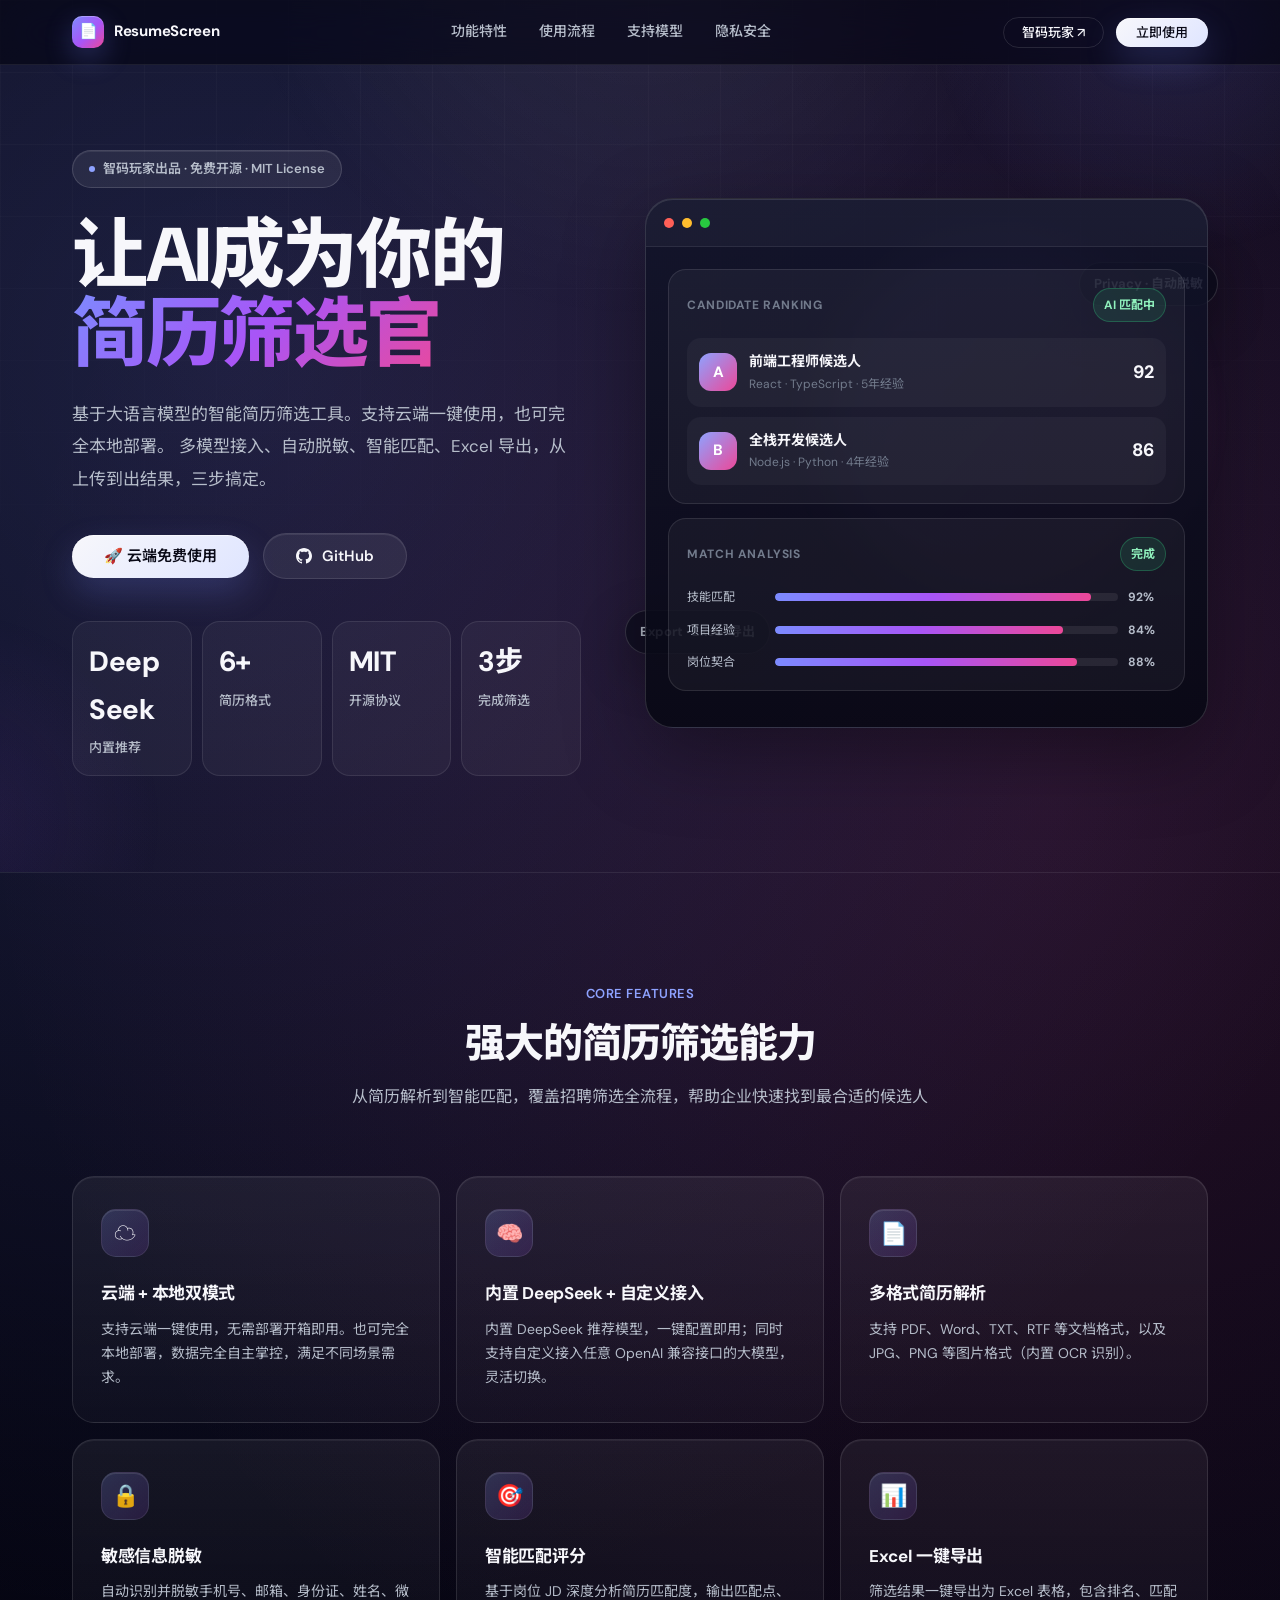
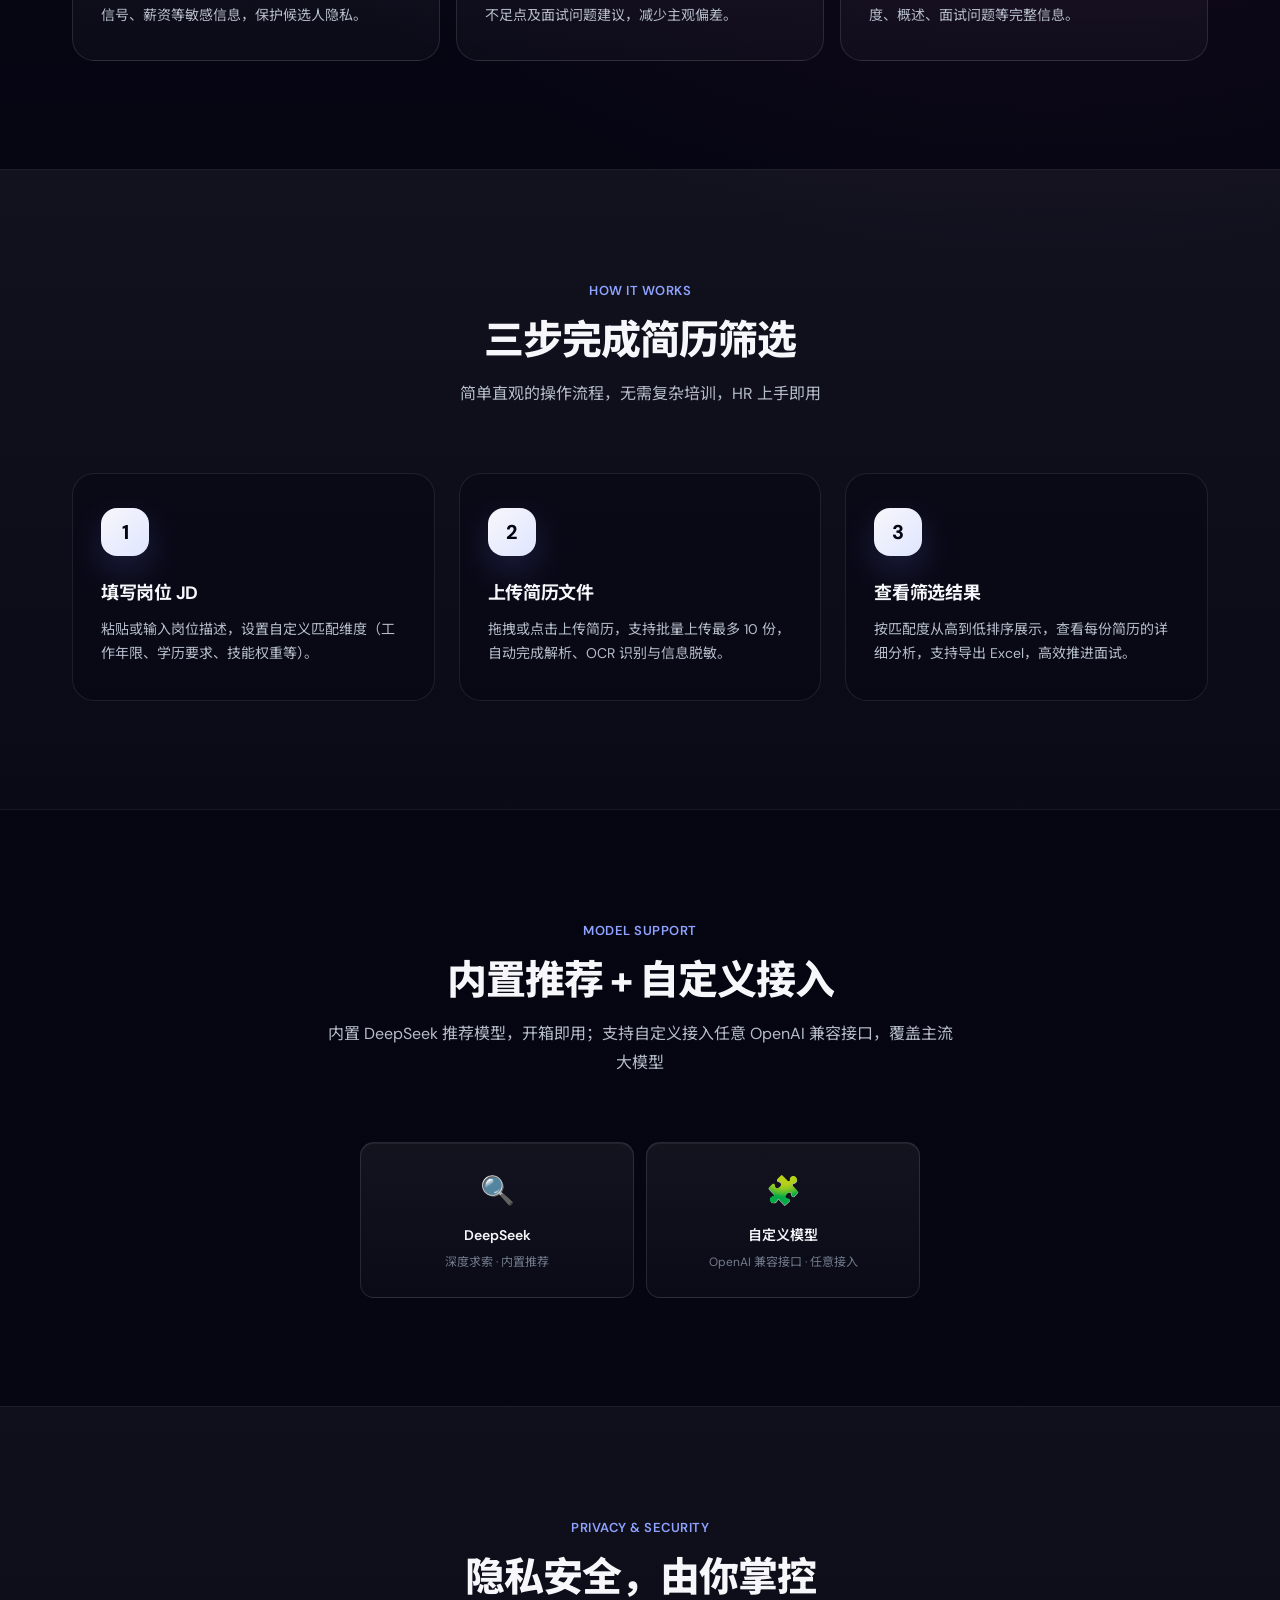
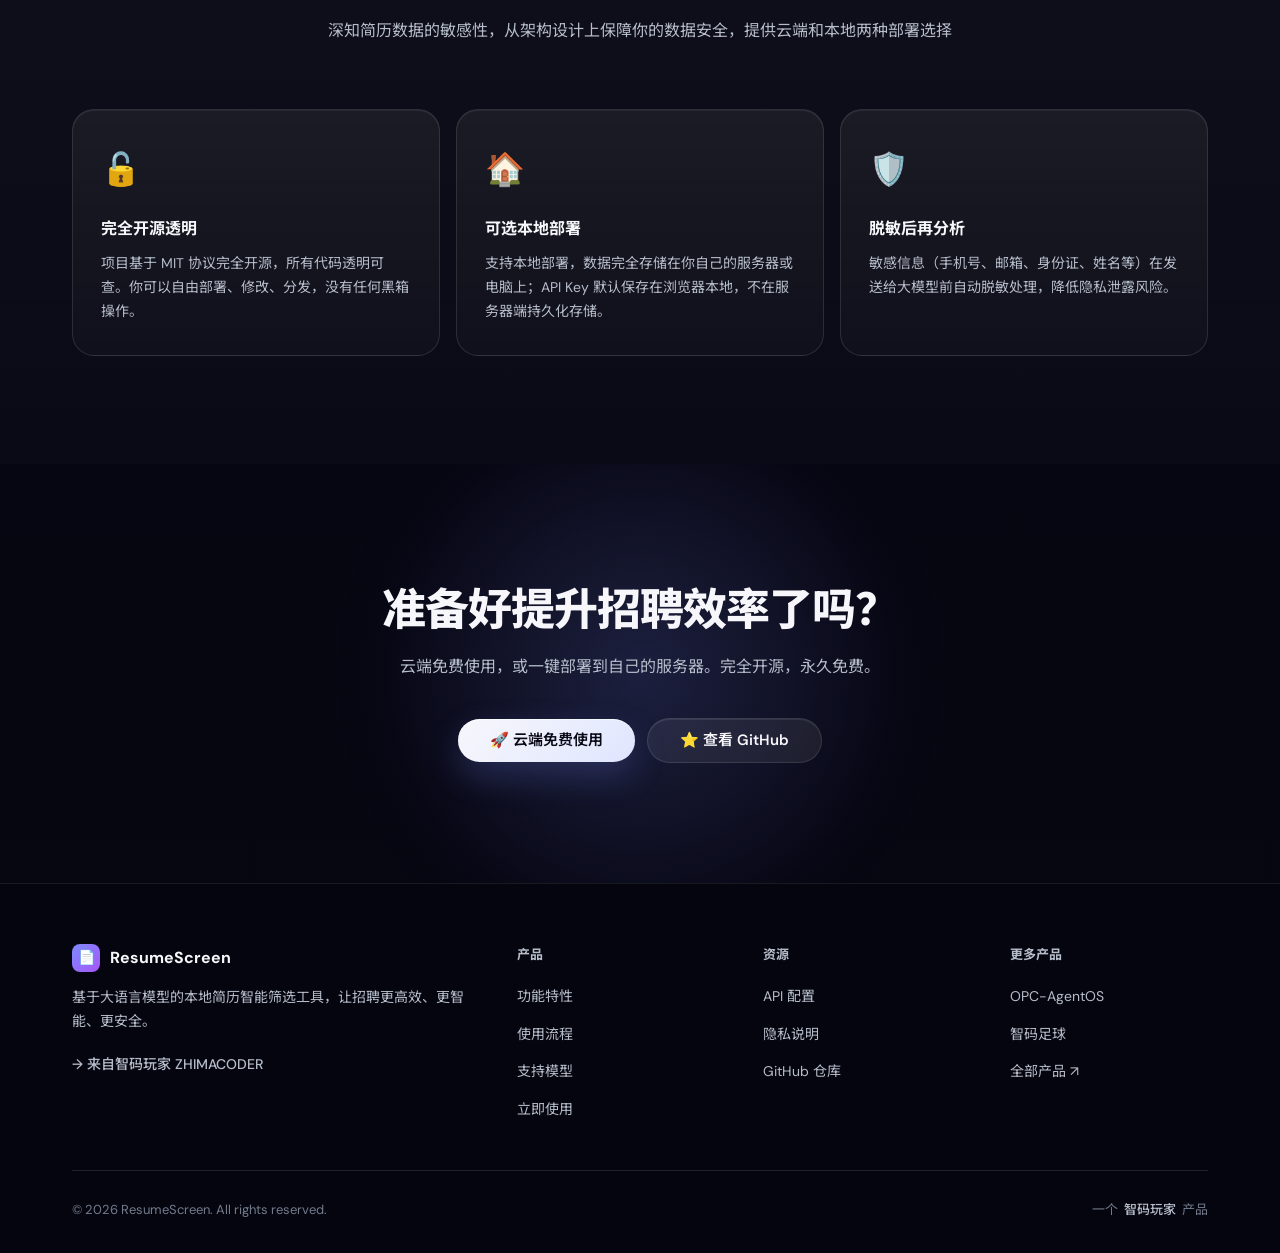
<file: website/index.html>
<!DOCTYPE html>
<html lang="zh-CN">
<head>
    <meta charset="UTF-8">
    <meta name="viewport" content="width=device-width, initial-scale=1.0">
    <title>ResumeScreen · 智能简历筛选工具</title>
    <link rel="icon" type="image/svg+xml" href="static/favicon.svg">
    <link rel="preconnect" href="https://fonts.googleapis.com">
    <link rel="preconnect" href="https://fonts.gstatic.com" crossorigin>
    <link href="https://fonts.googleapis.com/css2?family=DM+Sans:wght@400;500;600;700;800&family=Noto+Sans+SC:wght@400;500;600;700&display=swap" rel="stylesheet">
    <style>
        :root {
            --bg: #050512;
            --bg-elevated: rgba(255, 255, 255, 0.06);
            --bg-card: rgba(255, 255, 255, 0.045);
            --border: rgba(255, 255, 255, 0.11);
            --border-hover: rgba(255, 255, 255, 0.22);
            --text-primary: #f7f7fb;
            --text-secondary: #b6bdca;
            --text-muted: #727b8c;
            --accent: #8ea2ff;
            --accent-hover: #b4c0ff;
            --accent-soft: rgba(142, 162, 255, 0.16);
            --accent-strong: #a855f7;
            --success: #32d583;
            --warning: #ffbd5a;
            --radius-pill: 999px;
            --radius-md: 14px;
            --radius-lg: 22px;
            --shadow-card: 0 24px 80px rgba(0, 0, 0, 0.35);
            --font-sans: 'DM Sans', 'Noto Sans SC', system-ui, -apple-system, sans-serif;
        }

        * {
            margin: 0;
            padding: 0;
            box-sizing: border-box;
        }

        html {
            scroll-behavior: smooth;
        }

        body {
            font-family: var(--font-sans);
            font-size: 15px;
            line-height: 1.7;
            color: var(--text-primary);
            background:
                radial-gradient(circle at 18% 8%, rgba(124, 139, 255, 0.18), transparent 30%),
                radial-gradient(circle at 82% 18%, rgba(236, 72, 153, 0.14), transparent 28%),
                linear-gradient(180deg, #080817 0%, #050512 42%, #070712 100%);
            -webkit-font-smoothing: antialiased;
            -moz-osx-font-smoothing: grayscale;
            min-height: 100vh;
        }

        body::before {
            content: '';
            position: fixed;
            inset: 0;
            z-index: -1;
            pointer-events: none;
            background-image:
                linear-gradient(rgba(255, 255, 255, 0.035) 1px, transparent 1px),
                linear-gradient(90deg, rgba(255, 255, 255, 0.035) 1px, transparent 1px);
            background-size: 72px 72px;
            mask-image: linear-gradient(to bottom, rgba(0, 0, 0, 0.8), transparent 72%);
        }

        body::after {
            content: '';
            position: fixed;
            inset: 0;
            z-index: -1;
            pointer-events: none;
            background: radial-gradient(circle at 50% -10%, rgba(255,255,255,0.08), transparent 35%);
        }

        a {
            color: inherit;
            text-decoration: none;
        }

        img {
            max-width: 100%;
            display: block;
        }

        .container {
            max-width: 1200px;
            margin: 0 auto;
            padding: 0 32px;
        }

        .navbar {
            position: fixed;
            top: 0;
            left: 0;
            right: 0;
            z-index: 1000;
            background: rgba(5, 5, 18, 0.66);
            backdrop-filter: blur(24px) saturate(140%);
            -webkit-backdrop-filter: blur(24px) saturate(140%);
            border-bottom: 1px solid rgba(255, 255, 255, 0.08);
            transition: all 0.3s ease;
        }

        .navbar-inner {
            max-width: 1200px;
            margin: 0 auto;
            padding: 0 32px;
            height: 64px;
            display: flex;
            align-items: center;
            justify-content: space-between;
        }

        .navbar-brand {
            display: flex;
            align-items: center;
            gap: 10px;
            font-weight: 700;
            font-size: 15px;
            letter-spacing: -0.3px;
        }

        .navbar-brand-icon {
            width: 32px;
            height: 32px;
            background: linear-gradient(135deg, #7c8bff 0%, #a855f7 55%, #ec4899 100%);
            border-radius: 10px;
            display: flex;
            align-items: center;
            justify-content: center;
            font-size: 15px;
            box-shadow: 0 10px 28px rgba(124, 139, 255, 0.28), inset 0 1px 0 rgba(255,255,255,0.28);
        }

        .navbar-links {
            display: flex;
            align-items: center;
            gap: 32px;
            list-style: none;
        }

        .navbar-links a {
            font-size: 14px;
            font-weight: 500;
            color: var(--text-secondary);
            transition: color 0.2s ease;
        }

        .navbar-links a:hover {
            color: var(--text-primary);
        }

        .navbar-cta {
            display: flex;
            align-items: center;
            gap: 12px;
        }

        .btn {
            display: inline-flex;
            align-items: center;
            justify-content: center;
            gap: 8px;
            padding: 10px 22px;
            font-size: 14px;
            font-weight: 500;
            border: none;
            border-radius: var(--radius-pill);
            cursor: pointer;
            transition: all 0.2s ease;
            text-decoration: none;
            white-space: nowrap;
            line-height: 1;
            font-family: inherit;
        }

        .btn-primary {
            background: linear-gradient(135deg, #f7f7fb 0%, #dfe5ff 100%);
            color: #090916;
            box-shadow: 0 14px 34px rgba(124, 139, 255, 0.22), inset 0 1px 0 rgba(255,255,255,0.6);
        }

        .btn-primary:hover {
            background: #fff;
            transform: translateY(-2px);
            box-shadow: 0 18px 42px rgba(124, 139, 255, 0.3), inset 0 1px 0 rgba(255,255,255,0.8);
        }

        .btn-secondary {
            background: rgba(255, 255, 255, 0.07);
            color: var(--text-primary);
            border: 1px solid var(--border);
            box-shadow: inset 0 1px 0 rgba(255,255,255,0.08);
        }

        .btn-secondary:hover {
            background: rgba(255, 255, 255, 0.11);
            border-color: var(--border-hover);
            transform: translateY(-2px);
        }

        .btn-ghost {
            background: transparent;
            color: var(--text-primary);
            border: 1px solid var(--border);
        }

        .btn-ghost:hover {
            background: var(--bg-elevated);
            border-color: var(--border-hover);
        }

        .btn-lg {
            padding: 14px 32px;
            font-size: 15px;
            font-weight: 600;
        }

        .hero {
            padding: 150px 0 96px;
            position: relative;
            overflow: hidden;
        }

        .hero::before {
            content: '';
            position: absolute;
            top: -300px;
            right: -200px;
            width: 600px;
            height: 600px;
            background: radial-gradient(circle, rgba(124, 139, 255, 0.15) 0%, transparent 60%);
            border-radius: 50%;
            pointer-events: none;
        }

        .hero::after {
            content: '';
            position: absolute;
            bottom: -200px;
            left: -300px;
            width: 500px;
            height: 500px;
            background: radial-gradient(circle, rgba(168, 85, 247, 0.1) 0%, transparent 60%);
            border-radius: 50%;
            pointer-events: none;
        }

        .hero-inner {
            position: relative;
            z-index: 1;
            display: grid;
            grid-template-columns: minmax(0, 0.95fr) minmax(380px, 1.05fr);
            align-items: center;
            gap: 64px;
        }

        .hero-copy {
            text-align: left;
        }

        .hero-visual {
            position: relative;
            min-height: 520px;
        }

        .hero-visual::before {
            content: '';
            position: absolute;
            inset: 42px 20px auto auto;
            width: 360px;
            height: 360px;
            border-radius: 50%;
            background: linear-gradient(135deg, rgba(124,139,255,0.24), rgba(236,72,153,0.16));
            filter: blur(24px);
            opacity: 0.9;
        }

        .product-panel {
            position: relative;
            border: 1px solid rgba(255, 255, 255, 0.14);
            border-radius: 28px;
            background: linear-gradient(180deg, rgba(18, 20, 42, 0.88), rgba(8, 8, 20, 0.9));
            box-shadow: var(--shadow-card), inset 0 1px 0 rgba(255, 255, 255, 0.12);
            overflow: hidden;
        }

        .product-topbar {
            height: 48px;
            display: flex;
            align-items: center;
            gap: 8px;
            padding: 0 18px;
            border-bottom: 1px solid rgba(255,255,255,0.08);
            background: rgba(255,255,255,0.035);
        }

        .window-dot {
            width: 10px;
            height: 10px;
            border-radius: 50%;
            background: #ff5f57;
        }

        .window-dot:nth-child(2) { background: #ffbd2e; }
        .window-dot:nth-child(3) { background: #28c840; }

        .product-body {
            padding: 22px;
        }

        .screen-card {
            border: 1px solid rgba(255,255,255,0.1);
            background: rgba(255,255,255,0.045);
            border-radius: 18px;
            padding: 18px;
            margin-bottom: 14px;
        }

        .screen-title-row {
            display: flex;
            align-items: center;
            justify-content: space-between;
            margin-bottom: 16px;
        }

        .screen-kicker {
            color: var(--text-muted);
            font-size: 12px;
            font-weight: 700;
            letter-spacing: 0.6px;
            text-transform: uppercase;
        }

        .score-badge {
            padding: 6px 10px;
            border-radius: var(--radius-pill);
            background: rgba(50, 213, 131, 0.12);
            border: 1px solid rgba(50, 213, 131, 0.28);
            color: #8ff0bc;
            font-size: 12px;
            font-weight: 700;
        }

        .candidate-row {
            display: grid;
            grid-template-columns: 38px 1fr auto;
            align-items: center;
            gap: 12px;
            padding: 12px;
            border-radius: 14px;
            background: rgba(255,255,255,0.04);
            margin-top: 10px;
        }

        .avatar {
            width: 38px;
            height: 38px;
            border-radius: 12px;
            background: linear-gradient(135deg, #8ea2ff, #ec4899);
            display: flex;
            align-items: center;
            justify-content: center;
            font-weight: 800;
            color: #fff;
        }

        .candidate-name {
            font-size: 14px;
            font-weight: 700;
        }

        .candidate-desc {
            font-size: 12px;
            color: var(--text-muted);
        }

        .match-score {
            font-size: 18px;
            font-weight: 800;
            color: #f7f7fb;
        }

        .metric-bars {
            display: grid;
            gap: 12px;
        }

        .metric-line {
            display: grid;
            grid-template-columns: 78px 1fr 38px;
            align-items: center;
            gap: 10px;
            font-size: 12px;
            color: var(--text-secondary);
        }

        .bar-track {
            height: 8px;
            border-radius: 999px;
            background: rgba(255,255,255,0.08);
            overflow: hidden;
        }

        .bar-fill {
            height: 100%;
            border-radius: inherit;
            background: linear-gradient(90deg, #7c8bff, #a855f7, #ec4899);
        }

        .floating-chip {
            position: absolute;
            display: inline-flex;
            align-items: center;
            gap: 8px;
            padding: 10px 14px;
            border-radius: 999px;
            border: 1px solid rgba(255,255,255,0.16);
            background: rgba(12, 12, 28, 0.72);
            backdrop-filter: blur(16px);
            -webkit-backdrop-filter: blur(16px);
            box-shadow: 0 16px 50px rgba(0,0,0,0.28);
            color: var(--text-secondary);
            font-size: 13px;
            font-weight: 700;
        }

        .chip-privacy {
            right: -10px;
            top: 64px;
        }

        .chip-export {
            left: -20px;
            bottom: 74px;
        }

        .hero-badge {
            display: inline-flex;
            align-items: center;
            gap: 8px;
            padding: 7px 16px;
            background: rgba(255,255,255,0.07);
            border: 1px solid rgba(255,255,255,0.14);
            border-radius: var(--radius-pill);
            font-size: 13px;
            font-weight: 600;
            color: var(--text-secondary);
            margin-bottom: 28px;
            box-shadow: inset 0 1px 0 rgba(255,255,255,0.08);
        }

        .hero-badge-dot {
            width: 6px;
            height: 6px;
            background: var(--accent);
            border-radius: 50%;
            animation: pulse 2s infinite;
        }

        @keyframes pulse {
            0%, 100% { opacity: 1; }
            50% { opacity: 0.4; }
        }

        .hero h1 {
            font-size: clamp(48px, 6vw, 76px);
            font-weight: 800;
            line-height: 1.04;
            letter-spacing: -2.4px;
            margin-bottom: 24px;
            text-wrap: balance;
        }

        .hero h1 .gradient-text {
            background: linear-gradient(135deg, #7c8bff 0%, #a855f7 50%, #ec4899 100%);
            -webkit-background-clip: text;
            -webkit-text-fill-color: transparent;
            background-clip: text;
        }

        .hero-desc {
            font-size: 17px;
            line-height: 1.9;
            color: var(--text-secondary);
            margin-bottom: 38px;
            max-width: 620px;
        }

        .hero-actions {
            display: flex;
            align-items: center;
            justify-content: flex-start;
            gap: 14px;
            flex-wrap: wrap;
        }

        .hero-meta {
            display: grid;
            grid-template-columns: repeat(4, minmax(0, 1fr));
            gap: 10px;
            margin-top: 42px;
        }

        .meta-item {
            text-align: left;
            padding: 16px;
            border-radius: 18px;
            background: rgba(255, 255, 255, 0.045);
            border: 1px solid rgba(255, 255, 255, 0.09);
            min-width: 0;
            overflow: hidden;
        }

        .meta-number {
            font-size: 28px;
            font-weight: 800;
            letter-spacing: -0.5px;
            margin-bottom: 4px;
            overflow-wrap: break-word;
            word-break: break-word;
        }

        .meta-label {
            font-size: 13px;
            color: var(--text-secondary);
            font-weight: 500;
        }

        .section {
            padding: 108px 0;
            border-top: 1px solid rgba(255, 255, 255, 0.08);
            position: relative;
        }

        .section-header {
            text-align: center;
            max-width: 640px;
            margin: 0 auto 64px;
        }

        .section-label {
            display: inline-block;
            font-size: 13px;
            font-weight: 600;
            color: var(--accent);
            letter-spacing: 0.5px;
            text-transform: uppercase;
            margin-bottom: 14px;
        }

        .section-title {
            font-size: 40px;
            font-weight: 800;
            line-height: 1.2;
            letter-spacing: -1px;
            margin-bottom: 16px;
        }

        .section-desc {
            font-size: 16px;
            line-height: 1.8;
            color: var(--text-secondary);
        }

        .features-grid {
            display: grid;
            grid-template-columns: repeat(3, 1fr);
            gap: 16px;
        }

        .feature-card {
            position: relative;
            overflow: hidden;
            background: linear-gradient(180deg, rgba(255,255,255,0.06), rgba(255,255,255,0.028));
            border: 1px solid var(--border);
            border-radius: var(--radius-lg);
            padding: 32px 28px;
            transition: all 0.3s ease;
            box-shadow: inset 0 1px 0 rgba(255,255,255,0.06);
        }

        .feature-card::before {
            content: '';
            position: absolute;
            inset: 0;
            background: radial-gradient(circle at 18% 12%, rgba(142,162,255,0.16), transparent 34%);
            opacity: 0;
            transition: opacity 0.3s ease;
        }

        .feature-card > * {
            position: relative;
            z-index: 1;
        }

        .feature-card:hover {
            background: rgba(255,255,255,0.07);
            border-color: var(--border-hover);
            transform: translateY(-4px);
            box-shadow: 0 22px 60px rgba(0,0,0,0.22), inset 0 1px 0 rgba(255,255,255,0.09);
        }

        .feature-card:hover::before {
            opacity: 1;
        }

        .feature-icon {
            width: 48px;
            height: 48px;
            border-radius: 15px;
            background: linear-gradient(135deg, rgba(142,162,255,0.2), rgba(168,85,247,0.14));
            border: 1px solid rgba(255,255,255,0.09);
            display: flex;
            align-items: center;
            justify-content: center;
            font-size: 22px;
            margin-bottom: 22px;
            box-shadow: inset 0 1px 0 rgba(255,255,255,0.1);
        }

        .feature-title {
            font-size: 17px;
            font-weight: 700;
            margin-bottom: 10px;
            letter-spacing: -0.3px;
        }

        .feature-desc {
            font-size: 14px;
            line-height: 1.7;
            color: var(--text-secondary);
        }

        .how-section {
            background: linear-gradient(180deg, rgba(255,255,255,0.055), rgba(255,255,255,0.025));
        }

        .steps {
            display: grid;
            grid-template-columns: repeat(3, 1fr);
            gap: 24px;
        }

        .step-card {
            text-align: left;
            padding: 34px 28px;
            border-radius: var(--radius-lg);
            border: 1px solid rgba(255,255,255,0.09);
            background: rgba(5, 5, 18, 0.34);
        }

        .step-number {
            width: 48px;
            height: 48px;
            margin: 0 0 22px;
            background: linear-gradient(135deg, #f7f7fb, #dfe5ff);
            color: var(--bg);
            border-radius: 16px;
            display: flex;
            align-items: center;
            justify-content: center;
            font-size: 20px;
            font-weight: 800;
            box-shadow: 0 14px 32px rgba(124,139,255,0.18);
        }

        .step-title {
            font-size: 18px;
            font-weight: 700;
            margin-bottom: 10px;
            letter-spacing: -0.3px;
        }

        .step-desc {
            font-size: 14px;
            line-height: 1.7;
            color: var(--text-secondary);
        }

        .models-grid {
            display: grid;
            grid-template-columns: repeat(4, 1fr);
            gap: 12px;
        }

        .model-card {
            background: linear-gradient(180deg, rgba(255,255,255,0.06), rgba(255,255,255,0.025));
            border: 1px solid var(--border);
            border-radius: var(--radius-md);
            padding: 24px 20px;
            text-align: center;
            transition: all 0.25s ease;
            box-shadow: inset 0 1px 0 rgba(255,255,255,0.06);
        }

        .model-card:hover {
            background: var(--bg-elevated);
            border-color: var(--accent);
            transform: translateY(-2px);
        }

        .model-icon {
            font-size: 28px;
            margin-bottom: 10px;
        }

        .model-name {
            font-size: 14px;
            font-weight: 600;
            margin-bottom: 4px;
        }

        .model-desc {
            font-size: 12px;
            color: var(--text-muted);
        }

        .privacy-section {
            background: linear-gradient(180deg, rgba(255,255,255,0.045), rgba(255,255,255,0.018));
        }

        .privacy-grid {
            display: grid;
            grid-template-columns: repeat(3, 1fr);
            gap: 16px;
        }

        .privacy-card {
            background: linear-gradient(180deg, rgba(255,255,255,0.06), rgba(255,255,255,0.025));
            border: 1px solid var(--border);
            border-radius: var(--radius-lg);
            padding: 32px 28px;
            transition: all 0.3s ease;
            box-shadow: inset 0 1px 0 rgba(255,255,255,0.06);
        }

        .privacy-card:hover {
            border-color: var(--border-hover);
            transform: translateY(-3px);
            box-shadow: 0 20px 56px rgba(0,0,0,0.22), inset 0 1px 0 rgba(255,255,255,0.08);
        }

        .privacy-icon {
            font-size: 32px;
            margin-bottom: 18px;
        }

        .privacy-title {
            font-size: 16px;
            font-weight: 700;
            margin-bottom: 10px;
        }

        .privacy-desc {
            font-size: 14px;
            line-height: 1.7;
            color: var(--text-secondary);
        }

        .cta-section {
            padding: 120px 0;
            text-align: center;
            position: relative;
            overflow: hidden;
            background: radial-gradient(circle at center, rgba(124,139,255,0.08), transparent 46%);
        }

        .cta-section::before {
            content: '';
            position: absolute;
            top: 50%;
            left: 50%;
            transform: translate(-50%, -50%);
            width: 600px;
            height: 600px;
            background: radial-gradient(circle, rgba(124, 139, 255, 0.12) 0%, transparent 60%);
            border-radius: 50%;
            pointer-events: none;
        }

        .cta-inner {
            position: relative;
            z-index: 1;
        }

        .cta-title {
            font-size: 44px;
            font-weight: 800;
            line-height: 1.2;
            letter-spacing: -1px;
            margin-bottom: 16px;
        }

        .cta-desc {
            font-size: 16px;
            line-height: 1.8;
            color: var(--text-secondary);
            margin-bottom: 36px;
            max-width: 500px;
            margin-left: auto;
            margin-right: auto;
        }

        .footer {
            border-top: 1px solid rgba(255,255,255,0.08);
            padding: 60px 0 32px;
            background: rgba(0,0,0,0.16);
        }

        .footer-top {
            display: grid;
            grid-template-columns: 2fr 1fr 1fr 1fr;
            gap: 48px;
            margin-bottom: 48px;
        }

        .footer-brand {
            display: flex;
            align-items: center;
            gap: 10px;
            font-weight: 700;
            font-size: 16px;
            margin-bottom: 14px;
        }

        .footer-brand-icon {
            width: 28px;
            height: 28px;
            background: linear-gradient(135deg, #7c8bff 0%, #a855f7 100%);
            border-radius: 8px;
            display: flex;
            align-items: center;
            justify-content: center;
            font-size: 14px;
        }

        .footer-desc {
            font-size: 14px;
            line-height: 1.7;
            color: var(--text-secondary);
            margin-bottom: 18px;
        }

        .footer-brand-link {
            display: inline-flex;
            align-items: center;
            gap: 6px;
            font-size: 13px;
            color: var(--accent);
            font-weight: 500;
        }

        .footer-brand-link:hover {
            color: var(--accent-hover);
        }

        .footer-col h4 {
            font-size: 13px;
            font-weight: 700;
            margin-bottom: 18px;
            letter-spacing: 0.3px;
            text-transform: uppercase;
            color: var(--text-secondary);
        }

        .footer-col ul {
            list-style: none;
            display: flex;
            flex-direction: column;
            gap: 12px;
        }

        .footer-col a {
            font-size: 14px;
            color: var(--text-secondary);
            transition: color 0.2s;
        }

        .footer-col a:hover {
            color: var(--text-primary);
        }

        .footer-bottom {
            padding-top: 28px;
            border-top: 1px solid var(--border);
            display: flex;
            align-items: center;
            justify-content: space-between;
            font-size: 13px;
            color: var(--text-muted);
        }

        .brand-tag {
            display: inline-flex;
            align-items: center;
            gap: 6px;
        }

        .brand-tag a {
            color: var(--text-secondary);
            font-weight: 500;
        }

        .brand-tag a:hover {
            color: var(--text-primary);
        }

        .fade-in {
            opacity: 0;
            transform: translateY(20px);
            transition: opacity 0.7s ease, transform 0.7s ease;
        }

        .fade-in.visible {
            opacity: 1;
            transform: translateY(0);
        }

        @media (max-width: 960px) {
            .container,
            .navbar-inner {
                padding: 0 24px;
            }

            .hero-inner {
                grid-template-columns: 1fr;
                gap: 46px;
            }

            .hero-copy {
                text-align: center;
            }

            .hero-desc {
                margin-left: auto;
                margin-right: auto;
            }

            .hero-actions {
                justify-content: center;
            }

            .hero-visual {
                max-width: 620px;
                min-height: auto;
                margin: 0 auto;
            }

            .chip-privacy {
                right: 8px;
            }

            .chip-export {
                left: 8px;
            }

            .hero h1 {
                font-size: 52px;
            }

            .hero-meta {
                grid-template-columns: repeat(2, minmax(0, 1fr));
            }

            .meta-number {
                font-size: 24px;
            }

            .section-title {
                font-size: 32px;
            }

            .cta-title {
                font-size: 36px;
            }

            .features-grid,
            .privacy-grid {
                grid-template-columns: repeat(2, 1fr);
            }

            .steps {
                grid-template-columns: 1fr;
                gap: 8px;
            }

            .step-card {
                padding: 28px 20px;
            }

            .models-grid {
                grid-template-columns: repeat(3, 1fr);
            }

            .footer-top {
                grid-template-columns: 1fr 1fr;
                gap: 32px;
            }

            .navbar-links {
                display: none;
            }
        }

        @media (max-width: 640px) {
            .container,
            .navbar-inner {
                padding: 0 20px;
            }

            .hero {
                padding: 120px 0 70px;
            }

            .hero h1 {
                font-size: 39px;
                letter-spacing: -1.2px;
            }

            .hero-desc {
                font-size: 15px;
            }

            .hero-meta {
                grid-template-columns: repeat(2, minmax(0, 1fr));
            }

            .meta-item {
                padding: 14px;
            }

            .meta-number {
                font-size: 22px;
            }

            .section {
                padding: 70px 0;
            }

            .section-title {
                font-size: 28px;
            }

            .section-desc {
                font-size: 15px;
            }

            .features-grid,
            .privacy-grid {
                grid-template-columns: 1fr;
            }

            .models-grid {
                grid-template-columns: repeat(2, 1fr);
            }

            .cta-section {
                padding: 80px 0;
            }

            .cta-title {
                font-size: 28px;
            }

            .footer-top {
                grid-template-columns: 1fr;
                gap: 28px;
            }

            .footer-bottom {
                flex-direction: column;
                gap: 10px;
                text-align: center;
            }

            .hero-actions {
                flex-direction: column;
            }

            .btn-lg {
                width: 100%;
            }

            .hero-visual {
                display: none;
            }

            .navbar-cta .btn-ghost {
                display: none;
            }
        }
    </style>
</head>
<body>
    <nav class="navbar">
        <div class="navbar-inner">
            <a href="/" class="navbar-brand">
                <div class="navbar-brand-icon">📄</div>
                <span>ResumeScreen</span>
            </a>
            <ul class="navbar-links">
                <li><a href="#features">功能特性</a></li>
                <li><a href="#how">使用流程</a></li>
                <li><a href="#models">支持模型</a></li>
                <li><a href="#privacy">隐私安全</a></li>
            </ul>
            <div class="navbar-cta">
                <a href="https://zhimacoder.com/" target="_blank" class="btn btn-ghost" style="padding:8px 18px;font-size:13px;">
                    智码玩家 ↗
                </a>
                <a href="server/" class="btn btn-primary" style="padding:8px 20px;font-size:13px;">立即使用</a>
            </div>
        </div>
    </nav>

    <section class="hero">
        <div class="container">
            <div class="hero-inner">
                <div class="hero-copy">
                    <div class="hero-badge">
                        <span class="hero-badge-dot"></span>
                        <span>智码玩家出品 · 免费开源 · MIT License</span>
                    </div>
                    <h1>
                        让AI成为你的<br>
                        <span class="gradient-text">简历筛选官</span>
                    </h1>
                    <p class="hero-desc">
                        基于大语言模型的智能简历筛选工具。支持云端一键使用，也可完全本地部署。
                        多模型接入、自动脱敏、智能匹配、Excel 导出，从上传到出结果，三步搞定。
                    </p>
                    <div class="hero-actions">
                        <a href="server/" class="btn btn-primary btn-lg">🚀 云端免费使用</a>
                        <a href="https://github.com/Zhimacoder/Resume" target="_blank" class="btn btn-secondary btn-lg">
                            <svg width="16" height="16" viewBox="0 0 24 24" fill="currentColor" style="margin-right:2px;"><path d="M12 0c-6.626 0-12 5.373-12 12 0 5.302 3.438 9.8 8.207 11.387.599.111.793-.261.793-.577v-2.234c-3.338.726-4.033-1.416-4.033-1.416-.546-1.387-1.333-1.756-1.333-1.756-1.089-.745.083-.729.083-.729 1.205.084 1.839 1.237 1.839 1.237 1.07 1.834 2.807 1.304 3.492.997.107-.775.418-1.305.762-1.604-2.665-.305-5.467-1.334-5.467-5.931 0-1.311.469-2.381 1.236-3.221-.124-.303-.535-1.524.117-3.176 0 0 1.008-.322 3.301 1.23.957-.266 1.983-.399 3.003-.404 1.02.005 2.047.138 3.006.404 2.291-1.552 3.297-1.23 3.297-1.23.653 1.653.242 2.874.118 3.176.77.84 1.235 1.911 1.235 3.221 0 4.609-2.807 5.624-5.479 5.921.43.372.823 1.102.823 2.222v3.293c0 .319.192.694.801.576 4.765-1.589 8.199-6.086 8.199-11.386 0-6.627-5.373-12-12-12z"/></svg>
                            GitHub
                        </a>
                    </div>
                    <div class="hero-meta">
                        <div class="meta-item">
                            <div class="meta-number">DeepSeek</div>
                            <div class="meta-label">内置推荐</div>
                        </div>
                        <div class="meta-item">
                            <div class="meta-number">6+</div>
                            <div class="meta-label">简历格式</div>
                        </div>
                        <div class="meta-item">
                            <div class="meta-number">MIT</div>
                            <div class="meta-label">开源协议</div>
                        </div>
                        <div class="meta-item">
                            <div class="meta-number">3步</div>
                            <div class="meta-label">完成筛选</div>
                        </div>
                    </div>
                </div>
                <div class="hero-visual" aria-hidden="true">
                    <div class="floating-chip chip-privacy">Privacy · 自动脱敏</div>
                    <div class="floating-chip chip-export">Export · Excel 导出</div>
                    <div class="product-panel">
                        <div class="product-topbar">
                            <span class="window-dot"></span>
                            <span class="window-dot"></span>
                            <span class="window-dot"></span>
                        </div>
                        <div class="product-body">
                            <div class="screen-card">
                                <div class="screen-title-row">
                                    <span class="screen-kicker">Candidate Ranking</span>
                                    <span class="score-badge">AI 匹配中</span>
                                </div>
                                <div class="candidate-row">
                                    <div class="avatar">A</div>
                                    <div>
                                        <div class="candidate-name">前端工程师候选人</div>
                                        <div class="candidate-desc">React · TypeScript · 5年经验</div>
                                    </div>
                                    <div class="match-score">92</div>
                                </div>
                                <div class="candidate-row">
                                    <div class="avatar">B</div>
                                    <div>
                                        <div class="candidate-name">全栈开发候选人</div>
                                        <div class="candidate-desc">Node.js · Python · 4年经验</div>
                                    </div>
                                    <div class="match-score">86</div>
                                </div>
                            </div>
                            <div class="screen-card">
                                <div class="screen-title-row">
                                    <span class="screen-kicker">Match Analysis</span>
                                    <span class="score-badge">完成</span>
                                </div>
                                <div class="metric-bars">
                                    <div class="metric-line">
                                        <span>技能匹配</span>
                                        <div class="bar-track"><div class="bar-fill" style="width:92%"></div></div>
                                        <strong>92%</strong>
                                    </div>
                                    <div class="metric-line">
                                        <span>项目经验</span>
                                        <div class="bar-track"><div class="bar-fill" style="width:84%"></div></div>
                                        <strong>84%</strong>
                                    </div>
                                    <div class="metric-line">
                                        <span>岗位契合</span>
                                        <div class="bar-track"><div class="bar-fill" style="width:88%"></div></div>
                                        <strong>88%</strong>
                                    </div>
                                </div>
                            </div>
                        </div>
                    </div>
                </div>
            </div>
        </div>
    </section>

    <section class="section" id="features">
        <div class="container">
            <div class="section-header fade-in">
                <span class="section-label">Core Features</span>
                <h2 class="section-title">强大的简历筛选能力</h2>
                <p class="section-desc">
                    从简历解析到智能匹配，覆盖招聘筛选全流程，帮助企业快速找到最合适的候选人
                </p>
            </div>
            <div class="features-grid">
                <div class="feature-card fade-in">
                    <div class="feature-icon">☁️</div>
                    <h3 class="feature-title">云端 + 本地双模式</h3>
                    <p class="feature-desc">
                        支持云端一键使用，无需部署开箱即用。也可完全本地部署，数据完全自主掌控，满足不同场景需求。
                    </p>
                </div>
                <div class="feature-card fade-in">
                    <div class="feature-icon">🧠</div>
                    <h3 class="feature-title">内置 DeepSeek + 自定义接入</h3>
                    <p class="feature-desc">
                        内置 DeepSeek 推荐模型，一键配置即用；同时支持自定义接入任意 OpenAI 兼容接口的大模型，灵活切换。
                    </p>
                </div>
                <div class="feature-card fade-in">
                    <div class="feature-icon">📄</div>
                    <h3 class="feature-title">多格式简历解析</h3>
                    <p class="feature-desc">
                        支持 PDF、Word、TXT、RTF 等文档格式，以及 JPG、PNG 等图片格式（内置 OCR 识别）。
                    </p>
                </div>
                <div class="feature-card fade-in">
                    <div class="feature-icon">🔒</div>
                    <h3 class="feature-title">敏感信息脱敏</h3>
                    <p class="feature-desc">
                        自动识别并脱敏手机号、邮箱、身份证、姓名、微信号、薪资等敏感信息，保护候选人隐私。
                    </p>
                </div>
                <div class="feature-card fade-in">
                    <div class="feature-icon">🎯</div>
                    <h3 class="feature-title">智能匹配评分</h3>
                    <p class="feature-desc">
                        基于岗位 JD 深度分析简历匹配度，输出匹配点、不足点及面试问题建议，减少主观偏差。
                    </p>
                </div>
                <div class="feature-card fade-in">
                    <div class="feature-icon">📊</div>
                    <h3 class="feature-title">Excel 一键导出</h3>
                    <p class="feature-desc">
                        筛选结果一键导出为 Excel 表格，包含排名、匹配度、概述、面试问题等完整信息。
                    </p>
                </div>
            </div>
        </div>
    </section>

    <section class="section how-section" id="how">
        <div class="container">
            <div class="section-header fade-in">
                <span class="section-label">How It Works</span>
                <h2 class="section-title">三步完成简历筛选</h2>
                <p class="section-desc">
                    简单直观的操作流程，无需复杂培训，HR 上手即用
                </p>
            </div>
            <div class="steps">
                <div class="step-card fade-in">
                    <div class="step-number">1</div>
                    <h3 class="step-title">填写岗位 JD</h3>
                    <p class="step-desc">
                        粘贴或输入岗位描述，设置自定义匹配维度（工作年限、学历要求、技能权重等）。
                    </p>
                </div>
                <div class="step-card fade-in">
                    <div class="step-number">2</div>
                    <h3 class="step-title">上传简历文件</h3>
                    <p class="step-desc">
                        拖拽或点击上传简历，支持批量上传最多 10 份，自动完成解析、OCR 识别与信息脱敏。
                    </p>
                </div>
                <div class="step-card fade-in">
                    <div class="step-number">3</div>
                    <h3 class="step-title">查看筛选结果</h3>
                    <p class="step-desc">
                        按匹配度从高到低排序展示，查看每份简历的详细分析，支持导出 Excel，高效推进面试。
                    </p>
                </div>
            </div>
        </div>
    </section>

    <section class="section" id="models">
        <div class="container">
            <div class="section-header fade-in">
                <span class="section-label">Model Support</span>
                <h2 class="section-title">内置推荐 + 自定义接入</h2>
                <p class="section-desc">
                    内置 DeepSeek 推荐模型，开箱即用；支持自定义接入任意 OpenAI 兼容接口，覆盖主流大模型
                </p>
            </div>
            <div class="models-grid" style="grid-template-columns: repeat(2, 1fr); max-width: 560px; margin: 0 auto;">
                <div class="model-card fade-in">
                    <div class="model-icon">🔍</div>
                    <div class="model-name">DeepSeek</div>
                    <div class="model-desc">深度求索 · 内置推荐</div>
                </div>
                <div class="model-card fade-in">
                    <div class="model-icon">🧩</div>
                    <div class="model-name">自定义模型</div>
                    <div class="model-desc">OpenAI 兼容接口 · 任意接入</div>
                </div>
            </div>
        </div>
    </section>

    <section class="section privacy-section" id="privacy">
        <div class="container">
            <div class="section-header fade-in">
                <span class="section-label">Privacy & Security</span>
                <h2 class="section-title">隐私安全，由你掌控</h2>
                <p class="section-desc">
                    深知简历数据的敏感性，从架构设计上保障你的数据安全，提供云端和本地两种部署选择
                </p>
            </div>
            <div class="privacy-grid">
                <div class="privacy-card fade-in">
                    <div class="privacy-icon">🔓</div>
                    <h3 class="privacy-title">完全开源透明</h3>
                    <p class="privacy-desc">
                        项目基于 MIT 协议完全开源，所有代码透明可查。你可以自由部署、修改、分发，没有任何黑箱操作。
                    </p>
                </div>
                <div class="privacy-card fade-in">
                    <div class="privacy-icon">🏠</div>
                    <h3 class="privacy-title">可选本地部署</h3>
                    <p class="privacy-desc">
                        支持本地部署，数据完全存储在你自己的服务器或电脑上；API Key 默认保存在浏览器本地，不在服务器端持久化存储。
                    </p>
                </div>
                <div class="privacy-card fade-in">
                    <div class="privacy-icon">🛡️</div>
                    <h3 class="privacy-title">脱敏后再分析</h3>
                    <p class="privacy-desc">
                        敏感信息（手机号、邮箱、身份证、姓名等）在发送给大模型前自动脱敏处理，降低隐私泄露风险。
                    </p>
                </div>
            </div>
        </div>
    </section>

    <section class="cta-section">
        <div class="container">
            <div class="cta-inner fade-in">
                <h2 class="cta-title">准备好提升招聘效率了吗？</h2>
                <p class="cta-desc">
                    云端免费使用，或一键部署到自己的服务器。完全开源，永久免费。
                </p>
                <div style="display:flex;align-items:center;justify-content:center;gap:12px;flex-wrap:wrap;">
                    <a href="server/" class="btn btn-primary btn-lg">🚀 云端免费使用</a>
                    <a href="https://github.com/Zhimacoder/Resume" target="_blank" class="btn btn-secondary btn-lg">
                        ⭐ 查看 GitHub
                    </a>
                </div>
            </div>
        </div>
    </section>

    <footer class="footer">
        <div class="container">
            <div class="footer-top">
                <div class="footer-col">
                    <div class="footer-brand">
                        <div class="footer-brand-icon">📄</div>
                        <span>ResumeScreen</span>
                    </div>
                    <p class="footer-desc">
                        基于大语言模型的本地简历智能筛选工具，让招聘更高效、更智能、更安全。
                    </p>
                    <a href="https://zhimacoder.com/" target="_blank" class="footer-brand-link">
                        → 来自智码玩家 ZHIMACODER
                    </a>
                </div>
                <div class="footer-col">
                    <h4>产品</h4>
                    <ul>
                        <li><a href="#features">功能特性</a></li>
                        <li><a href="#how">使用流程</a></li>
                        <li><a href="#models">支持模型</a></li>
                        <li><a href="server/">立即使用</a></li>
                    </ul>
                </div>
                <div class="footer-col">
                    <h4>资源</h4>
                    <ul>
                        <li><a href="server/config">API 配置</a></li>
                        <li><a href="#privacy">隐私说明</a></li>
                        <li><a href="https://github.com/Zhimacoder/Resume" target="_blank">GitHub 仓库</a></li>
                    </ul>
                </div>
                <div class="footer-col">
                    <h4>更多产品</h4>
                    <ul>
                        <li><a href="https://zhimacoder.com/agentos/" target="_blank">OPC-AgentOS</a></li>
                        <li><a href="https://zhimacoder.com/" target="_blank">智码足球</a></li>
                        <li><a href="https://zhimacoder.com/" target="_blank">全部产品 ↗</a></li>
                    </ul>
                </div>
            </div>
            <div class="footer-bottom">
                <span>© 2026 ResumeScreen. All rights reserved.</span>
                <span class="brand-tag">
                    一个 <a href="https://zhimacoder.com/" target="_blank">智码玩家</a> 产品
                </span>
            </div>
        </div>
    </footer>

    <script>
        const observerOptions = {
            threshold: 0.1,
            rootMargin: '0px 0px -60px 0px'
        };

        const observer = new IntersectionObserver((entries) => {
            entries.forEach(entry => {
                if (entry.isIntersecting) {
                    entry.target.classList.add('visible');
                    observer.unobserve(entry.target);
                }
            });
        }, observerOptions);

        document.querySelectorAll('.fade-in').forEach(el => {
            observer.observe(el);
        });

        const navbar = document.querySelector('.navbar');
        let lastScroll = 0;

        window.addEventListener('scroll', () => {
            const currentScroll = window.pageYOffset;
            if (currentScroll > 20) {
                navbar.style.boxShadow = '0 1px 0 rgba(255,255,255,0.04), 0 4px 20px rgba(0,0,0,0.3)';
            } else {
                navbar.style.boxShadow = 'none';
            }
            lastScroll = currentScroll;
        });
    </script>
</body>
</html>
</file>
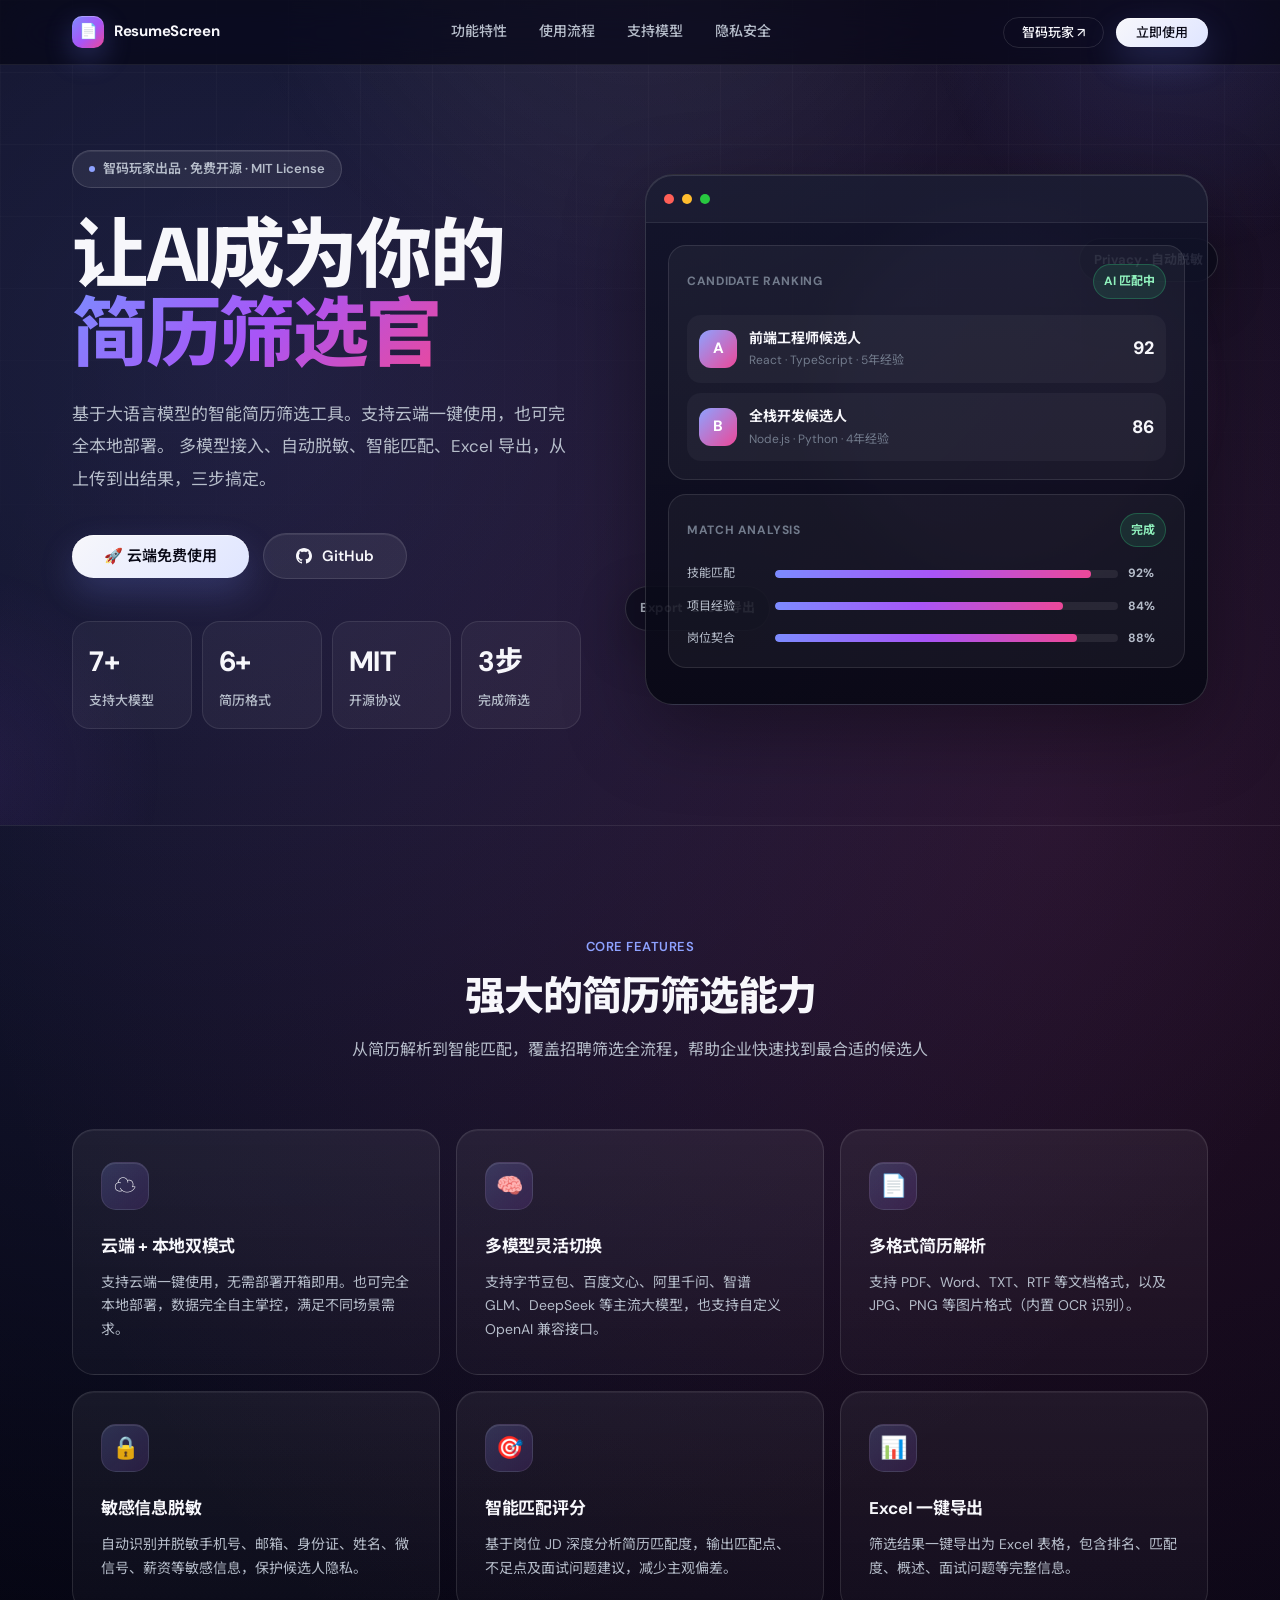
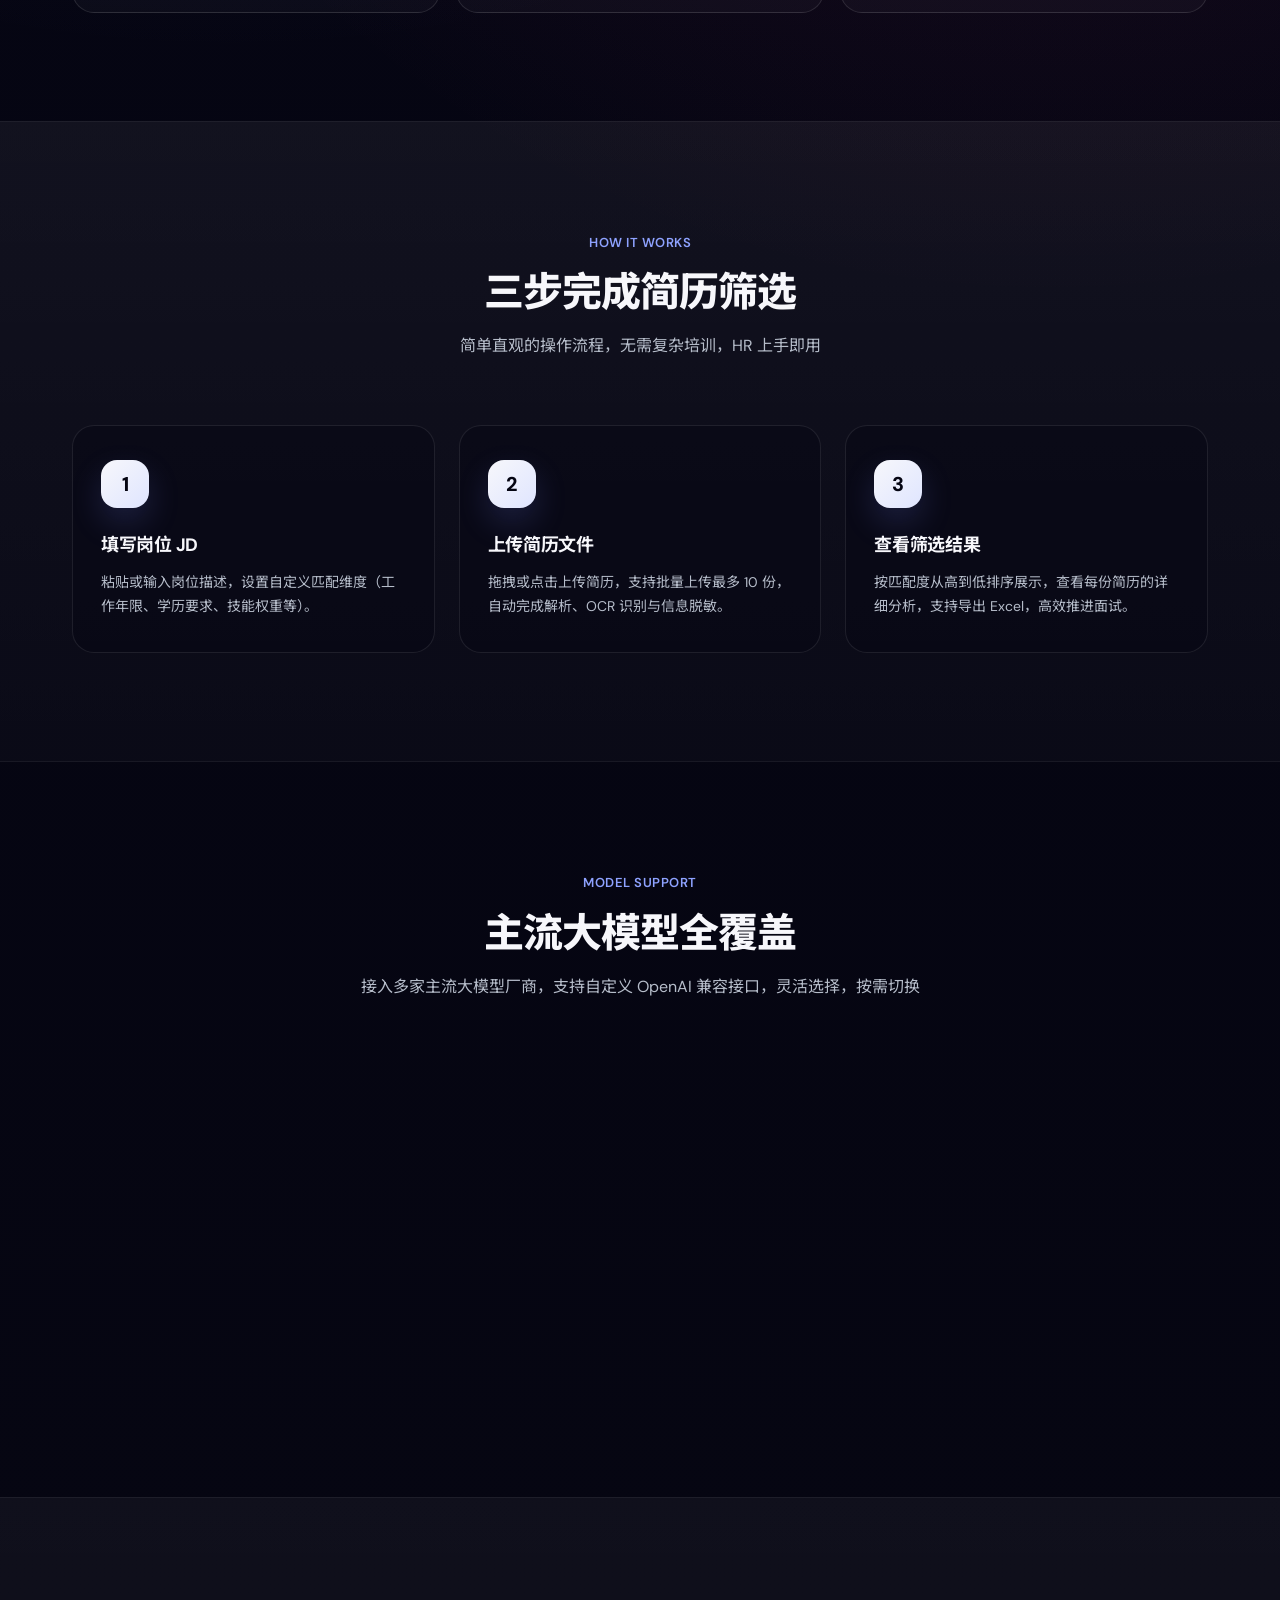
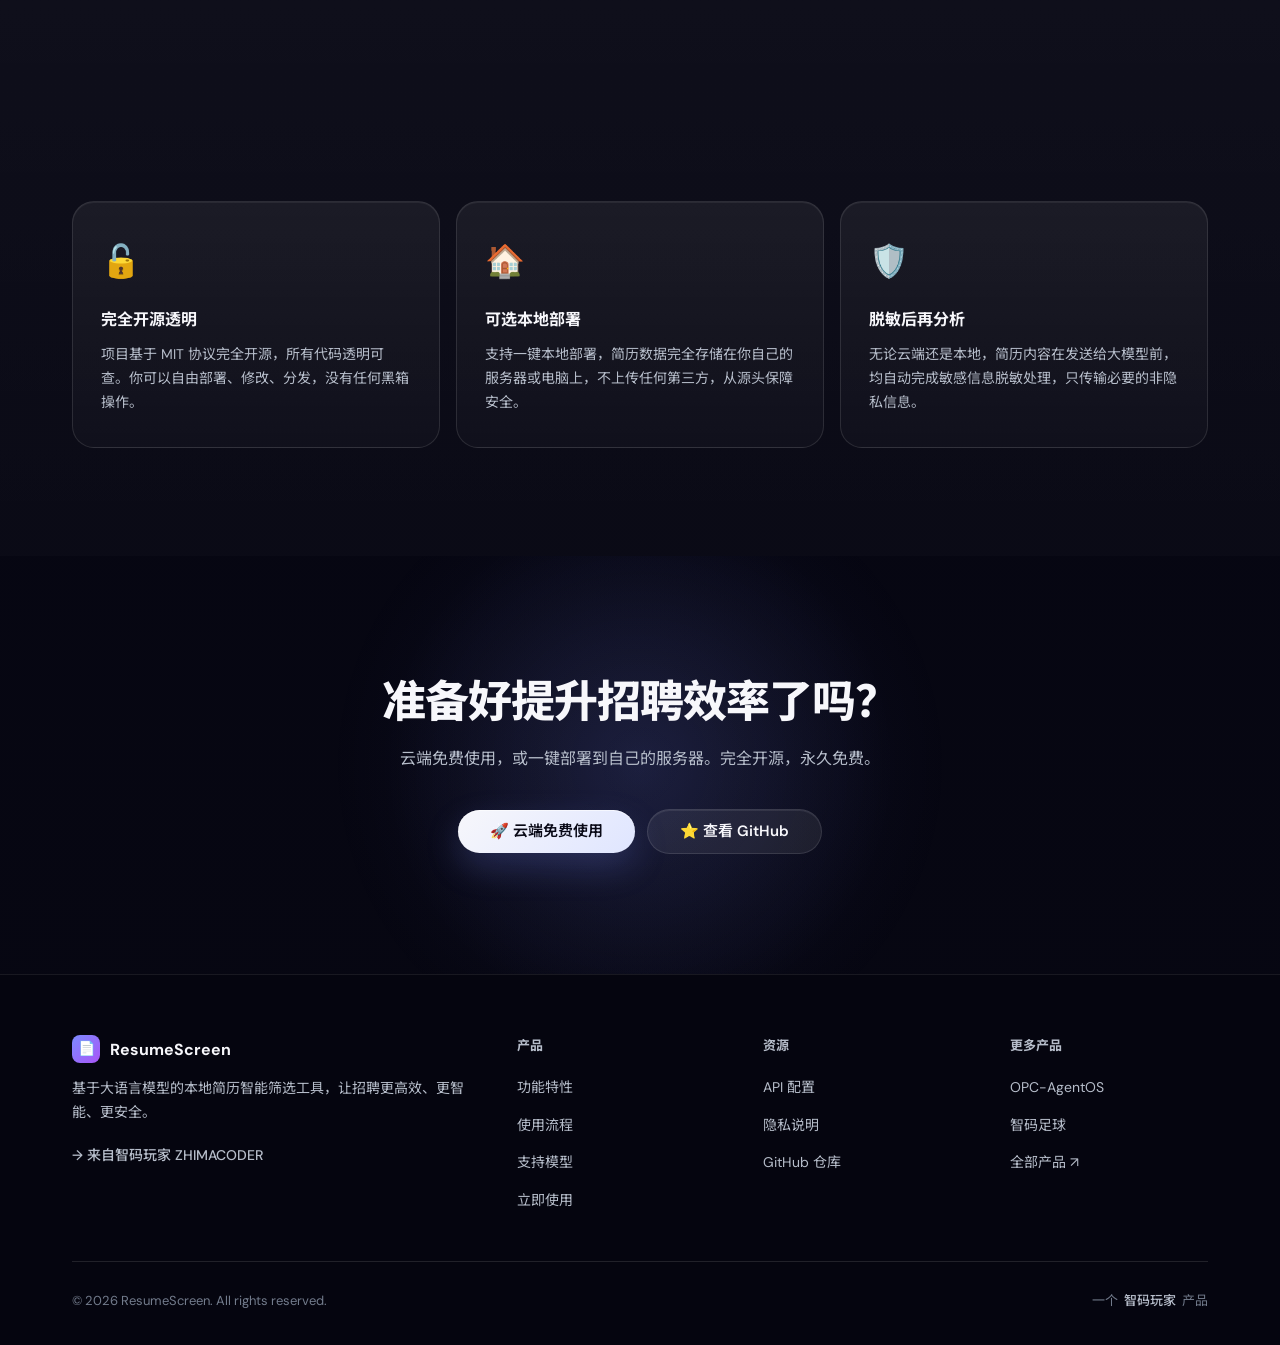
<file: frontend/landing.html>
<!DOCTYPE html>
<html lang="zh-CN">
<head>
    <meta charset="UTF-8">
    <meta name="viewport" content="width=device-width, initial-scale=1.0">
    <title>ResumeScreen · 智能简历筛选工具</title>
    <link rel="icon" type="image/svg+xml" href="static/favicon.svg">
    <link rel="preconnect" href="https://fonts.googleapis.com">
    <link rel="preconnect" href="https://fonts.gstatic.com" crossorigin>
    <link href="https://fonts.googleapis.com/css2?family=DM+Sans:wght@400;500;600;700;800&family=Noto+Sans+SC:wght@400;500;600;700&display=swap" rel="stylesheet">
    <style>
        :root {
            --bg: #050512;
            --bg-elevated: rgba(255, 255, 255, 0.06);
            --bg-card: rgba(255, 255, 255, 0.045);
            --border: rgba(255, 255, 255, 0.11);
            --border-hover: rgba(255, 255, 255, 0.22);
            --text-primary: #f7f7fb;
            --text-secondary: #b6bdca;
            --text-muted: #727b8c;
            --accent: #8ea2ff;
            --accent-hover: #b4c0ff;
            --accent-soft: rgba(142, 162, 255, 0.16);
            --accent-strong: #a855f7;
            --success: #32d583;
            --warning: #ffbd5a;
            --radius-pill: 999px;
            --radius-md: 14px;
            --radius-lg: 22px;
            --shadow-card: 0 24px 80px rgba(0, 0, 0, 0.35);
            --font-sans: 'DM Sans', 'Noto Sans SC', system-ui, -apple-system, sans-serif;
        }

        * {
            margin: 0;
            padding: 0;
            box-sizing: border-box;
        }

        html {
            scroll-behavior: smooth;
        }

        body {
            font-family: var(--font-sans);
            font-size: 15px;
            line-height: 1.7;
            color: var(--text-primary);
            background:
                radial-gradient(circle at 18% 8%, rgba(124, 139, 255, 0.18), transparent 30%),
                radial-gradient(circle at 82% 18%, rgba(236, 72, 153, 0.14), transparent 28%),
                linear-gradient(180deg, #080817 0%, #050512 42%, #070712 100%);
            -webkit-font-smoothing: antialiased;
            -moz-osx-font-smoothing: grayscale;
            min-height: 100vh;
        }

        body::before {
            content: '';
            position: fixed;
            inset: 0;
            z-index: -1;
            pointer-events: none;
            background-image:
                linear-gradient(rgba(255, 255, 255, 0.035) 1px, transparent 1px),
                linear-gradient(90deg, rgba(255, 255, 255, 0.035) 1px, transparent 1px);
            background-size: 72px 72px;
            mask-image: linear-gradient(to bottom, rgba(0, 0, 0, 0.8), transparent 72%);
        }

        body::after {
            content: '';
            position: fixed;
            inset: 0;
            z-index: -1;
            pointer-events: none;
            background: radial-gradient(circle at 50% -10%, rgba(255,255,255,0.08), transparent 35%);
        }

        a {
            color: inherit;
            text-decoration: none;
        }

        img {
            max-width: 100%;
            display: block;
        }

        .container {
            max-width: 1200px;
            margin: 0 auto;
            padding: 0 32px;
        }

        .navbar {
            position: fixed;
            top: 0;
            left: 0;
            right: 0;
            z-index: 1000;
            background: rgba(5, 5, 18, 0.66);
            backdrop-filter: blur(24px) saturate(140%);
            -webkit-backdrop-filter: blur(24px) saturate(140%);
            border-bottom: 1px solid rgba(255, 255, 255, 0.08);
            transition: all 0.3s ease;
        }

        .navbar-inner {
            max-width: 1200px;
            margin: 0 auto;
            padding: 0 32px;
            height: 64px;
            display: flex;
            align-items: center;
            justify-content: space-between;
        }

        .navbar-brand {
            display: flex;
            align-items: center;
            gap: 10px;
            font-weight: 700;
            font-size: 15px;
            letter-spacing: -0.3px;
        }

        .navbar-brand-icon {
            width: 32px;
            height: 32px;
            background: linear-gradient(135deg, #7c8bff 0%, #a855f7 55%, #ec4899 100%);
            border-radius: 10px;
            display: flex;
            align-items: center;
            justify-content: center;
            font-size: 15px;
            box-shadow: 0 10px 28px rgba(124, 139, 255, 0.28), inset 0 1px 0 rgba(255,255,255,0.28);
        }

        .navbar-links {
            display: flex;
            align-items: center;
            gap: 32px;
            list-style: none;
        }

        .navbar-links a {
            font-size: 14px;
            font-weight: 500;
            color: var(--text-secondary);
            transition: color 0.2s ease;
        }

        .navbar-links a:hover {
            color: var(--text-primary);
        }

        .navbar-cta {
            display: flex;
            align-items: center;
            gap: 12px;
        }

        .btn {
            display: inline-flex;
            align-items: center;
            justify-content: center;
            gap: 8px;
            padding: 10px 22px;
            font-size: 14px;
            font-weight: 500;
            border: none;
            border-radius: var(--radius-pill);
            cursor: pointer;
            transition: all 0.2s ease;
            text-decoration: none;
            white-space: nowrap;
            line-height: 1;
            font-family: inherit;
        }

        .btn-primary {
            background: linear-gradient(135deg, #f7f7fb 0%, #dfe5ff 100%);
            color: #090916;
            box-shadow: 0 14px 34px rgba(124, 139, 255, 0.22), inset 0 1px 0 rgba(255,255,255,0.6);
        }

        .btn-primary:hover {
            background: #fff;
            transform: translateY(-2px);
            box-shadow: 0 18px 42px rgba(124, 139, 255, 0.3), inset 0 1px 0 rgba(255,255,255,0.8);
        }

        .btn-secondary {
            background: rgba(255, 255, 255, 0.07);
            color: var(--text-primary);
            border: 1px solid var(--border);
            box-shadow: inset 0 1px 0 rgba(255,255,255,0.08);
        }

        .btn-secondary:hover {
            background: rgba(255, 255, 255, 0.11);
            border-color: var(--border-hover);
            transform: translateY(-2px);
        }

        .btn-ghost {
            background: transparent;
            color: var(--text-primary);
            border: 1px solid var(--border);
        }

        .btn-ghost:hover {
            background: var(--bg-elevated);
            border-color: var(--border-hover);
        }

        .btn-lg {
            padding: 14px 32px;
            font-size: 15px;
            font-weight: 600;
        }

        .hero {
            padding: 150px 0 96px;
            position: relative;
            overflow: hidden;
        }

        .hero::before {
            content: '';
            position: absolute;
            top: -300px;
            right: -200px;
            width: 600px;
            height: 600px;
            background: radial-gradient(circle, rgba(124, 139, 255, 0.15) 0%, transparent 60%);
            border-radius: 50%;
            pointer-events: none;
        }

        .hero::after {
            content: '';
            position: absolute;
            bottom: -200px;
            left: -300px;
            width: 500px;
            height: 500px;
            background: radial-gradient(circle, rgba(168, 85, 247, 0.1) 0%, transparent 60%);
            border-radius: 50%;
            pointer-events: none;
        }

        .hero-inner {
            position: relative;
            z-index: 1;
            display: grid;
            grid-template-columns: minmax(0, 0.95fr) minmax(380px, 1.05fr);
            align-items: center;
            gap: 64px;
        }

        .hero-copy {
            text-align: left;
        }

        .hero-visual {
            position: relative;
            min-height: 520px;
        }

        .hero-visual::before {
            content: '';
            position: absolute;
            inset: 42px 20px auto auto;
            width: 360px;
            height: 360px;
            border-radius: 50%;
            background: linear-gradient(135deg, rgba(124,139,255,0.24), rgba(236,72,153,0.16));
            filter: blur(24px);
            opacity: 0.9;
        }

        .product-panel {
            position: relative;
            border: 1px solid rgba(255, 255, 255, 0.14);
            border-radius: 28px;
            background: linear-gradient(180deg, rgba(18, 20, 42, 0.88), rgba(8, 8, 20, 0.9));
            box-shadow: var(--shadow-card), inset 0 1px 0 rgba(255, 255, 255, 0.12);
            overflow: hidden;
        }

        .product-topbar {
            height: 48px;
            display: flex;
            align-items: center;
            gap: 8px;
            padding: 0 18px;
            border-bottom: 1px solid rgba(255,255,255,0.08);
            background: rgba(255,255,255,0.035);
        }

        .window-dot {
            width: 10px;
            height: 10px;
            border-radius: 50%;
            background: #ff5f57;
        }

        .window-dot:nth-child(2) { background: #ffbd2e; }
        .window-dot:nth-child(3) { background: #28c840; }

        .product-body {
            padding: 22px;
        }

        .screen-card {
            border: 1px solid rgba(255,255,255,0.1);
            background: rgba(255,255,255,0.045);
            border-radius: 18px;
            padding: 18px;
            margin-bottom: 14px;
        }

        .screen-title-row {
            display: flex;
            align-items: center;
            justify-content: space-between;
            margin-bottom: 16px;
        }

        .screen-kicker {
            color: var(--text-muted);
            font-size: 12px;
            font-weight: 700;
            letter-spacing: 0.6px;
            text-transform: uppercase;
        }

        .score-badge {
            padding: 6px 10px;
            border-radius: var(--radius-pill);
            background: rgba(50, 213, 131, 0.12);
            border: 1px solid rgba(50, 213, 131, 0.28);
            color: #8ff0bc;
            font-size: 12px;
            font-weight: 700;
        }

        .candidate-row {
            display: grid;
            grid-template-columns: 38px 1fr auto;
            align-items: center;
            gap: 12px;
            padding: 12px;
            border-radius: 14px;
            background: rgba(255,255,255,0.04);
            margin-top: 10px;
        }

        .avatar {
            width: 38px;
            height: 38px;
            border-radius: 12px;
            background: linear-gradient(135deg, #8ea2ff, #ec4899);
            display: flex;
            align-items: center;
            justify-content: center;
            font-weight: 800;
            color: #fff;
        }

        .candidate-name {
            font-size: 14px;
            font-weight: 700;
        }

        .candidate-desc {
            font-size: 12px;
            color: var(--text-muted);
        }

        .match-score {
            font-size: 18px;
            font-weight: 800;
            color: #f7f7fb;
        }

        .metric-bars {
            display: grid;
            gap: 12px;
        }

        .metric-line {
            display: grid;
            grid-template-columns: 78px 1fr 38px;
            align-items: center;
            gap: 10px;
            font-size: 12px;
            color: var(--text-secondary);
        }

        .bar-track {
            height: 8px;
            border-radius: 999px;
            background: rgba(255,255,255,0.08);
            overflow: hidden;
        }

        .bar-fill {
            height: 100%;
            border-radius: inherit;
            background: linear-gradient(90deg, #7c8bff, #a855f7, #ec4899);
        }

        .floating-chip {
            position: absolute;
            display: inline-flex;
            align-items: center;
            gap: 8px;
            padding: 10px 14px;
            border-radius: 999px;
            border: 1px solid rgba(255,255,255,0.16);
            background: rgba(12, 12, 28, 0.72);
            backdrop-filter: blur(16px);
            -webkit-backdrop-filter: blur(16px);
            box-shadow: 0 16px 50px rgba(0,0,0,0.28);
            color: var(--text-secondary);
            font-size: 13px;
            font-weight: 700;
        }

        .chip-privacy {
            right: -10px;
            top: 64px;
        }

        .chip-export {
            left: -20px;
            bottom: 74px;
        }

        .hero-badge {
            display: inline-flex;
            align-items: center;
            gap: 8px;
            padding: 7px 16px;
            background: rgba(255,255,255,0.07);
            border: 1px solid rgba(255,255,255,0.14);
            border-radius: var(--radius-pill);
            font-size: 13px;
            font-weight: 600;
            color: var(--text-secondary);
            margin-bottom: 28px;
            box-shadow: inset 0 1px 0 rgba(255,255,255,0.08);
        }

        .hero-badge-dot {
            width: 6px;
            height: 6px;
            background: var(--accent);
            border-radius: 50%;
            animation: pulse 2s infinite;
        }

        @keyframes pulse {
            0%, 100% { opacity: 1; }
            50% { opacity: 0.4; }
        }

        .hero h1 {
            font-size: clamp(48px, 6vw, 76px);
            font-weight: 800;
            line-height: 1.04;
            letter-spacing: -2.4px;
            margin-bottom: 24px;
            text-wrap: balance;
        }

        .hero h1 .gradient-text {
            background: linear-gradient(135deg, #7c8bff 0%, #a855f7 50%, #ec4899 100%);
            -webkit-background-clip: text;
            -webkit-text-fill-color: transparent;
            background-clip: text;
        }

        .hero-desc {
            font-size: 17px;
            line-height: 1.9;
            color: var(--text-secondary);
            margin-bottom: 38px;
            max-width: 620px;
        }

        .hero-actions {
            display: flex;
            align-items: center;
            justify-content: flex-start;
            gap: 14px;
            flex-wrap: wrap;
        }

        .hero-meta {
            display: grid;
            grid-template-columns: repeat(4, minmax(0, 1fr));
            gap: 10px;
            margin-top: 42px;
        }

        .meta-item {
            text-align: left;
            padding: 16px;
            border-radius: 18px;
            background: rgba(255, 255, 255, 0.045);
            border: 1px solid rgba(255, 255, 255, 0.09);
        }

        .meta-number {
            font-size: 28px;
            font-weight: 800;
            letter-spacing: -0.5px;
            margin-bottom: 4px;
        }

        .meta-label {
            font-size: 13px;
            color: var(--text-secondary);
            font-weight: 500;
        }

        .section {
            padding: 108px 0;
            border-top: 1px solid rgba(255, 255, 255, 0.08);
            position: relative;
        }

        .section-header {
            text-align: center;
            max-width: 640px;
            margin: 0 auto 64px;
        }

        .section-label {
            display: inline-block;
            font-size: 13px;
            font-weight: 600;
            color: var(--accent);
            letter-spacing: 0.5px;
            text-transform: uppercase;
            margin-bottom: 14px;
        }

        .section-title {
            font-size: 40px;
            font-weight: 800;
            line-height: 1.2;
            letter-spacing: -1px;
            margin-bottom: 16px;
        }

        .section-desc {
            font-size: 16px;
            line-height: 1.8;
            color: var(--text-secondary);
        }

        .features-grid {
            display: grid;
            grid-template-columns: repeat(3, 1fr);
            gap: 16px;
        }

        .feature-card {
            position: relative;
            overflow: hidden;
            background: linear-gradient(180deg, rgba(255,255,255,0.06), rgba(255,255,255,0.028));
            border: 1px solid var(--border);
            border-radius: var(--radius-lg);
            padding: 32px 28px;
            transition: all 0.3s ease;
            box-shadow: inset 0 1px 0 rgba(255,255,255,0.06);
        }

        .feature-card::before {
            content: '';
            position: absolute;
            inset: 0;
            background: radial-gradient(circle at 18% 12%, rgba(142,162,255,0.16), transparent 34%);
            opacity: 0;
            transition: opacity 0.3s ease;
        }

        .feature-card > * {
            position: relative;
            z-index: 1;
        }

        .feature-card:hover {
            background: rgba(255,255,255,0.07);
            border-color: var(--border-hover);
            transform: translateY(-4px);
            box-shadow: 0 22px 60px rgba(0,0,0,0.22), inset 0 1px 0 rgba(255,255,255,0.09);
        }

        .feature-card:hover::before {
            opacity: 1;
        }

        .feature-icon {
            width: 48px;
            height: 48px;
            border-radius: 15px;
            background: linear-gradient(135deg, rgba(142,162,255,0.2), rgba(168,85,247,0.14));
            border: 1px solid rgba(255,255,255,0.09);
            display: flex;
            align-items: center;
            justify-content: center;
            font-size: 22px;
            margin-bottom: 22px;
            box-shadow: inset 0 1px 0 rgba(255,255,255,0.1);
        }

        .feature-title {
            font-size: 17px;
            font-weight: 700;
            margin-bottom: 10px;
            letter-spacing: -0.3px;
        }

        .feature-desc {
            font-size: 14px;
            line-height: 1.7;
            color: var(--text-secondary);
        }

        .how-section {
            background: linear-gradient(180deg, rgba(255,255,255,0.055), rgba(255,255,255,0.025));
        }

        .steps {
            display: grid;
            grid-template-columns: repeat(3, 1fr);
            gap: 24px;
        }

        .step-card {
            text-align: left;
            padding: 34px 28px;
            border-radius: var(--radius-lg);
            border: 1px solid rgba(255,255,255,0.09);
            background: rgba(5, 5, 18, 0.34);
        }

        .step-number {
            width: 48px;
            height: 48px;
            margin: 0 0 22px;
            background: linear-gradient(135deg, #f7f7fb, #dfe5ff);
            color: var(--bg);
            border-radius: 16px;
            display: flex;
            align-items: center;
            justify-content: center;
            font-size: 20px;
            font-weight: 800;
            box-shadow: 0 14px 32px rgba(124,139,255,0.18);
        }

        .step-title {
            font-size: 18px;
            font-weight: 700;
            margin-bottom: 10px;
            letter-spacing: -0.3px;
        }

        .step-desc {
            font-size: 14px;
            line-height: 1.7;
            color: var(--text-secondary);
        }

        .models-grid {
            display: grid;
            grid-template-columns: repeat(4, 1fr);
            gap: 12px;
        }

        .model-card {
            background: linear-gradient(180deg, rgba(255,255,255,0.06), rgba(255,255,255,0.025));
            border: 1px solid var(--border);
            border-radius: var(--radius-md);
            padding: 24px 20px;
            text-align: center;
            transition: all 0.25s ease;
            box-shadow: inset 0 1px 0 rgba(255,255,255,0.06);
        }

        .model-card:hover {
            background: var(--bg-elevated);
            border-color: var(--accent);
            transform: translateY(-2px);
        }

        .model-icon {
            font-size: 28px;
            margin-bottom: 10px;
        }

        .model-name {
            font-size: 14px;
            font-weight: 600;
            margin-bottom: 4px;
        }

        .model-desc {
            font-size: 12px;
            color: var(--text-muted);
        }

        .privacy-section {
            background: linear-gradient(180deg, rgba(255,255,255,0.045), rgba(255,255,255,0.018));
        }

        .privacy-grid {
            display: grid;
            grid-template-columns: repeat(3, 1fr);
            gap: 16px;
        }

        .privacy-card {
            background: linear-gradient(180deg, rgba(255,255,255,0.06), rgba(255,255,255,0.025));
            border: 1px solid var(--border);
            border-radius: var(--radius-lg);
            padding: 32px 28px;
            transition: all 0.3s ease;
            box-shadow: inset 0 1px 0 rgba(255,255,255,0.06);
        }

        .privacy-card:hover {
            border-color: var(--border-hover);
            transform: translateY(-3px);
            box-shadow: 0 20px 56px rgba(0,0,0,0.22), inset 0 1px 0 rgba(255,255,255,0.08);
        }

        .privacy-icon {
            font-size: 32px;
            margin-bottom: 18px;
        }

        .privacy-title {
            font-size: 16px;
            font-weight: 700;
            margin-bottom: 10px;
        }

        .privacy-desc {
            font-size: 14px;
            line-height: 1.7;
            color: var(--text-secondary);
        }

        .cta-section {
            padding: 120px 0;
            text-align: center;
            position: relative;
            overflow: hidden;
            background: radial-gradient(circle at center, rgba(124,139,255,0.08), transparent 46%);
        }

        .cta-section::before {
            content: '';
            position: absolute;
            top: 50%;
            left: 50%;
            transform: translate(-50%, -50%);
            width: 600px;
            height: 600px;
            background: radial-gradient(circle, rgba(124, 139, 255, 0.12) 0%, transparent 60%);
            border-radius: 50%;
            pointer-events: none;
        }

        .cta-inner {
            position: relative;
            z-index: 1;
        }

        .cta-title {
            font-size: 44px;
            font-weight: 800;
            line-height: 1.2;
            letter-spacing: -1px;
            margin-bottom: 16px;
        }

        .cta-desc {
            font-size: 16px;
            line-height: 1.8;
            color: var(--text-secondary);
            margin-bottom: 36px;
            max-width: 500px;
            margin-left: auto;
            margin-right: auto;
        }

        .footer {
            border-top: 1px solid rgba(255,255,255,0.08);
            padding: 60px 0 32px;
            background: rgba(0,0,0,0.16);
        }

        .footer-top {
            display: grid;
            grid-template-columns: 2fr 1fr 1fr 1fr;
            gap: 48px;
            margin-bottom: 48px;
        }

        .footer-brand {
            display: flex;
            align-items: center;
            gap: 10px;
            font-weight: 700;
            font-size: 16px;
            margin-bottom: 14px;
        }

        .footer-brand-icon {
            width: 28px;
            height: 28px;
            background: linear-gradient(135deg, #7c8bff 0%, #a855f7 100%);
            border-radius: 8px;
            display: flex;
            align-items: center;
            justify-content: center;
            font-size: 14px;
        }

        .footer-desc {
            font-size: 14px;
            line-height: 1.7;
            color: var(--text-secondary);
            margin-bottom: 18px;
        }

        .footer-brand-link {
            display: inline-flex;
            align-items: center;
            gap: 6px;
            font-size: 13px;
            color: var(--accent);
            font-weight: 500;
        }

        .footer-brand-link:hover {
            color: var(--accent-hover);
        }

        .footer-col h4 {
            font-size: 13px;
            font-weight: 700;
            margin-bottom: 18px;
            letter-spacing: 0.3px;
            text-transform: uppercase;
            color: var(--text-secondary);
        }

        .footer-col ul {
            list-style: none;
            display: flex;
            flex-direction: column;
            gap: 12px;
        }

        .footer-col a {
            font-size: 14px;
            color: var(--text-secondary);
            transition: color 0.2s;
        }

        .footer-col a:hover {
            color: var(--text-primary);
        }

        .footer-bottom {
            padding-top: 28px;
            border-top: 1px solid var(--border);
            display: flex;
            align-items: center;
            justify-content: space-between;
            font-size: 13px;
            color: var(--text-muted);
        }

        .brand-tag {
            display: inline-flex;
            align-items: center;
            gap: 6px;
        }

        .brand-tag a {
            color: var(--text-secondary);
            font-weight: 500;
        }

        .brand-tag a:hover {
            color: var(--text-primary);
        }

        .fade-in {
            opacity: 0;
            transform: translateY(20px);
            transition: opacity 0.7s ease, transform 0.7s ease;
        }

        .fade-in.visible {
            opacity: 1;
            transform: translateY(0);
        }

        @media (max-width: 960px) {
            .container,
            .navbar-inner {
                padding: 0 24px;
            }

            .hero-inner {
                grid-template-columns: 1fr;
                gap: 46px;
            }

            .hero-copy {
                text-align: center;
            }

            .hero-desc {
                margin-left: auto;
                margin-right: auto;
            }

            .hero-actions {
                justify-content: center;
            }

            .hero-visual {
                max-width: 620px;
                min-height: auto;
                margin: 0 auto;
            }

            .chip-privacy {
                right: 8px;
            }

            .chip-export {
                left: 8px;
            }

            .hero h1 {
                font-size: 52px;
            }

            .section-title {
                font-size: 32px;
            }

            .cta-title {
                font-size: 36px;
            }

            .features-grid,
            .privacy-grid {
                grid-template-columns: repeat(2, 1fr);
            }

            .steps {
                grid-template-columns: 1fr;
                gap: 8px;
            }

            .step-card {
                padding: 28px 20px;
            }

            .models-grid {
                grid-template-columns: repeat(3, 1fr);
            }

            .footer-top {
                grid-template-columns: 1fr 1fr;
                gap: 32px;
            }

            .navbar-links {
                display: none;
            }
        }

        @media (max-width: 640px) {
            .container,
            .navbar-inner {
                padding: 0 20px;
            }

            .hero {
                padding: 120px 0 70px;
            }

            .hero h1 {
                font-size: 39px;
                letter-spacing: -1.2px;
            }

            .hero-desc {
                font-size: 15px;
            }

            .hero-meta {
                grid-template-columns: repeat(2, minmax(0, 1fr));
            }

            .meta-item {
                padding: 14px;
            }

            .meta-number {
                font-size: 22px;
            }

            .section {
                padding: 70px 0;
            }

            .section-title {
                font-size: 28px;
            }

            .section-desc {
                font-size: 15px;
            }

            .features-grid,
            .privacy-grid {
                grid-template-columns: 1fr;
            }

            .models-grid {
                grid-template-columns: repeat(2, 1fr);
            }

            .cta-section {
                padding: 80px 0;
            }

            .cta-title {
                font-size: 28px;
            }

            .footer-top {
                grid-template-columns: 1fr;
                gap: 28px;
            }

            .footer-bottom {
                flex-direction: column;
                gap: 10px;
                text-align: center;
            }

            .hero-actions {
                flex-direction: column;
            }

            .btn-lg {
                width: 100%;
            }

            .hero-visual {
                display: none;
            }

            .navbar-cta .btn-ghost {
                display: none;
            }
        }
    </style>
</head>
<body>
    <nav class="navbar">
        <div class="navbar-inner">
            <a href="/" class="navbar-brand">
                <div class="navbar-brand-icon">📄</div>
                <span>ResumeScreen</span>
            </a>
            <ul class="navbar-links">
                <li><a href="#features">功能特性</a></li>
                <li><a href="#how">使用流程</a></li>
                <li><a href="#models">支持模型</a></li>
                <li><a href="#privacy">隐私安全</a></li>
            </ul>
            <div class="navbar-cta">
                <a href="https://zhimacoder.com/" target="_blank" class="btn btn-ghost" style="padding:8px 18px;font-size:13px;">
                    智码玩家 ↗
                </a>
                <a href="server/" class="btn btn-primary" style="padding:8px 20px;font-size:13px;">立即使用</a>
            </div>
        </div>
    </nav>

    <section class="hero">
        <div class="container">
            <div class="hero-inner">
                <div class="hero-copy">
                    <div class="hero-badge">
                        <span class="hero-badge-dot"></span>
                        <span>智码玩家出品 · 免费开源 · MIT License</span>
                    </div>
                    <h1>
                        让AI成为你的<br>
                        <span class="gradient-text">简历筛选官</span>
                    </h1>
                    <p class="hero-desc">
                        基于大语言模型的智能简历筛选工具。支持云端一键使用，也可完全本地部署。
                        多模型接入、自动脱敏、智能匹配、Excel 导出，从上传到出结果，三步搞定。
                    </p>
                    <div class="hero-actions">
                        <a href="server/" class="btn btn-primary btn-lg">🚀 云端免费使用</a>
                        <a href="https://github.com/Zhimacoder/Resume" target="_blank" class="btn btn-secondary btn-lg">
                            <svg width="16" height="16" viewBox="0 0 24 24" fill="currentColor" style="margin-right:2px;"><path d="M12 0c-6.626 0-12 5.373-12 12 0 5.302 3.438 9.8 8.207 11.387.599.111.793-.261.793-.577v-2.234c-3.338.726-4.033-1.416-4.033-1.416-.546-1.387-1.333-1.756-1.333-1.756-1.089-.745.083-.729.083-.729 1.205.084 1.839 1.237 1.839 1.237 1.07 1.834 2.807 1.304 3.492.997.107-.775.418-1.305.762-1.604-2.665-.305-5.467-1.334-5.467-5.931 0-1.311.469-2.381 1.236-3.221-.124-.303-.535-1.524.117-3.176 0 0 1.008-.322 3.301 1.23.957-.266 1.983-.399 3.003-.404 1.02.005 2.047.138 3.006.404 2.291-1.552 3.297-1.23 3.297-1.23.653 1.653.242 2.874.118 3.176.77.84 1.235 1.911 1.235 3.221 0 4.609-2.807 5.624-5.479 5.921.43.372.823 1.102.823 2.222v3.293c0 .319.192.694.801.576 4.765-1.589 8.199-6.086 8.199-11.386 0-6.627-5.373-12-12-12z"/></svg>
                            GitHub
                        </a>
                    </div>
                    <div class="hero-meta">
                        <div class="meta-item">
                            <div class="meta-number">7+</div>
                            <div class="meta-label">支持大模型</div>
                        </div>
                        <div class="meta-item">
                            <div class="meta-number">6+</div>
                            <div class="meta-label">简历格式</div>
                        </div>
                        <div class="meta-item">
                            <div class="meta-number">MIT</div>
                            <div class="meta-label">开源协议</div>
                        </div>
                        <div class="meta-item">
                            <div class="meta-number">3步</div>
                            <div class="meta-label">完成筛选</div>
                        </div>
                    </div>
                </div>
                <div class="hero-visual" aria-hidden="true">
                    <div class="floating-chip chip-privacy">Privacy · 自动脱敏</div>
                    <div class="floating-chip chip-export">Export · Excel 导出</div>
                    <div class="product-panel">
                        <div class="product-topbar">
                            <span class="window-dot"></span>
                            <span class="window-dot"></span>
                            <span class="window-dot"></span>
                        </div>
                        <div class="product-body">
                            <div class="screen-card">
                                <div class="screen-title-row">
                                    <span class="screen-kicker">Candidate Ranking</span>
                                    <span class="score-badge">AI 匹配中</span>
                                </div>
                                <div class="candidate-row">
                                    <div class="avatar">A</div>
                                    <div>
                                        <div class="candidate-name">前端工程师候选人</div>
                                        <div class="candidate-desc">React · TypeScript · 5年经验</div>
                                    </div>
                                    <div class="match-score">92</div>
                                </div>
                                <div class="candidate-row">
                                    <div class="avatar">B</div>
                                    <div>
                                        <div class="candidate-name">全栈开发候选人</div>
                                        <div class="candidate-desc">Node.js · Python · 4年经验</div>
                                    </div>
                                    <div class="match-score">86</div>
                                </div>
                            </div>
                            <div class="screen-card">
                                <div class="screen-title-row">
                                    <span class="screen-kicker">Match Analysis</span>
                                    <span class="score-badge">完成</span>
                                </div>
                                <div class="metric-bars">
                                    <div class="metric-line">
                                        <span>技能匹配</span>
                                        <div class="bar-track"><div class="bar-fill" style="width:92%"></div></div>
                                        <strong>92%</strong>
                                    </div>
                                    <div class="metric-line">
                                        <span>项目经验</span>
                                        <div class="bar-track"><div class="bar-fill" style="width:84%"></div></div>
                                        <strong>84%</strong>
                                    </div>
                                    <div class="metric-line">
                                        <span>岗位契合</span>
                                        <div class="bar-track"><div class="bar-fill" style="width:88%"></div></div>
                                        <strong>88%</strong>
                                    </div>
                                </div>
                            </div>
                        </div>
                    </div>
                </div>
            </div>
        </div>
    </section>

    <section class="section" id="features">
        <div class="container">
            <div class="section-header fade-in">
                <span class="section-label">Core Features</span>
                <h2 class="section-title">强大的简历筛选能力</h2>
                <p class="section-desc">
                    从简历解析到智能匹配，覆盖招聘筛选全流程，帮助企业快速找到最合适的候选人
                </p>
            </div>
            <div class="features-grid">
                <div class="feature-card fade-in">
                    <div class="feature-icon">☁️</div>
                    <h3 class="feature-title">云端 + 本地双模式</h3>
                    <p class="feature-desc">
                        支持云端一键使用，无需部署开箱即用。也可完全本地部署，数据完全自主掌控，满足不同场景需求。
                    </p>
                </div>
                <div class="feature-card fade-in">
                    <div class="feature-icon">🧠</div>
                    <h3 class="feature-title">多模型灵活切换</h3>
                    <p class="feature-desc">
                        支持字节豆包、百度文心、阿里千问、智谱 GLM、DeepSeek 等主流大模型，也支持自定义 OpenAI 兼容接口。
                    </p>
                </div>
                <div class="feature-card fade-in">
                    <div class="feature-icon">📄</div>
                    <h3 class="feature-title">多格式简历解析</h3>
                    <p class="feature-desc">
                        支持 PDF、Word、TXT、RTF 等文档格式，以及 JPG、PNG 等图片格式（内置 OCR 识别）。
                    </p>
                </div>
                <div class="feature-card fade-in">
                    <div class="feature-icon">🔒</div>
                    <h3 class="feature-title">敏感信息脱敏</h3>
                    <p class="feature-desc">
                        自动识别并脱敏手机号、邮箱、身份证、姓名、微信号、薪资等敏感信息，保护候选人隐私。
                    </p>
                </div>
                <div class="feature-card fade-in">
                    <div class="feature-icon">🎯</div>
                    <h3 class="feature-title">智能匹配评分</h3>
                    <p class="feature-desc">
                        基于岗位 JD 深度分析简历匹配度，输出匹配点、不足点及面试问题建议，减少主观偏差。
                    </p>
                </div>
                <div class="feature-card fade-in">
                    <div class="feature-icon">📊</div>
                    <h3 class="feature-title">Excel 一键导出</h3>
                    <p class="feature-desc">
                        筛选结果一键导出为 Excel 表格，包含排名、匹配度、概述、面试问题等完整信息。
                    </p>
                </div>
            </div>
        </div>
    </section>

    <section class="section how-section" id="how">
        <div class="container">
            <div class="section-header fade-in">
                <span class="section-label">How It Works</span>
                <h2 class="section-title">三步完成简历筛选</h2>
                <p class="section-desc">
                    简单直观的操作流程，无需复杂培训，HR 上手即用
                </p>
            </div>
            <div class="steps">
                <div class="step-card fade-in">
                    <div class="step-number">1</div>
                    <h3 class="step-title">填写岗位 JD</h3>
                    <p class="step-desc">
                        粘贴或输入岗位描述，设置自定义匹配维度（工作年限、学历要求、技能权重等）。
                    </p>
                </div>
                <div class="step-card fade-in">
                    <div class="step-number">2</div>
                    <h3 class="step-title">上传简历文件</h3>
                    <p class="step-desc">
                        拖拽或点击上传简历，支持批量上传最多 10 份，自动完成解析、OCR 识别与信息脱敏。
                    </p>
                </div>
                <div class="step-card fade-in">
                    <div class="step-number">3</div>
                    <h3 class="step-title">查看筛选结果</h3>
                    <p class="step-desc">
                        按匹配度从高到低排序展示，查看每份简历的详细分析，支持导出 Excel，高效推进面试。
                    </p>
                </div>
            </div>
        </div>
    </section>

    <section class="section" id="models">
        <div class="container">
            <div class="section-header fade-in">
                <span class="section-label">Model Support</span>
                <h2 class="section-title">主流大模型全覆盖</h2>
                <p class="section-desc">
                    接入多家主流大模型厂商，支持自定义 OpenAI 兼容接口，灵活选择，按需切换
                </p>
            </div>
            <div class="models-grid">
                <div class="model-card fade-in">
                    <div class="model-icon">🫘</div>
                    <div class="model-name">字节豆包</div>
                    <div class="model-desc">Doubao</div>
                </div>
                <div class="model-card fade-in">
                    <div class="model-icon">🎋</div>
                    <div class="model-name">百度文心</div>
                    <div class="model-desc">Wenxin</div>
                </div>
                <div class="model-card fade-in">
                    <div class="model-icon">🐑</div>
                    <div class="model-name">阿里千问</div>
                    <div class="model-desc">Qwen</div>
                </div>
                <div class="model-card fade-in">
                    <div class="model-icon">💎</div>
                    <div class="model-name">智谱 GLM</div>
                    <div class="model-desc">Zhipu GLM</div>
                </div>
                <div class="model-card fade-in">
                    <div class="model-icon">🔍</div>
                    <div class="model-name">DeepSeek</div>
                    <div class="model-desc">深度求索</div>
                </div>
                <div class="model-card fade-in">
                    <div class="model-icon">🎭</div>
                    <div class="model-name">MinMax</div>
                    <div class="model-desc">ABAB 大模型</div>
                </div>
                <div class="model-card fade-in">
                    <div class="model-icon">🧩</div>
                    <div class="model-name">自定义模型</div>
                    <div class="model-desc">OpenAI 兼容</div>
                </div>
                <div class="model-card fade-in">
                    <div class="model-icon">➕</div>
                    <div class="model-name">更多接入中</div>
                    <div class="model-desc">持续更新</div>
                </div>
            </div>
        </div>
    </section>

    <section class="section privacy-section" id="privacy">
        <div class="container">
            <div class="section-header fade-in">
                <span class="section-label">Privacy & Security</span>
                <h2 class="section-title">隐私安全，由你掌控</h2>
                <p class="section-desc">
                    深知简历数据的敏感性，从架构设计上保障你的数据安全，提供云端和本地两种部署选择
                </p>
            </div>
            <div class="privacy-grid">
                <div class="privacy-card fade-in">
                    <div class="privacy-icon">🔓</div>
                    <h3 class="privacy-title">完全开源透明</h3>
                    <p class="privacy-desc">
                        项目基于 MIT 协议完全开源，所有代码透明可查。你可以自由部署、修改、分发，没有任何黑箱操作。
                    </p>
                </div>
                <div class="privacy-card fade-in">
                    <div class="privacy-icon">🏠</div>
                    <h3 class="privacy-title">可选本地部署</h3>
                    <p class="privacy-desc">
                        支持一键本地部署，简历数据完全存储在你自己的服务器或电脑上，不上传任何第三方，从源头保障安全。
                    </p>
                </div>
                <div class="privacy-card fade-in">
                    <div class="privacy-icon">🛡️</div>
                    <h3 class="privacy-title">脱敏后再分析</h3>
                    <p class="privacy-desc">
                        无论云端还是本地，简历内容在发送给大模型前，均自动完成敏感信息脱敏处理，只传输必要的非隐私信息。
                    </p>
                </div>
            </div>
        </div>
    </section>

    <section class="cta-section">
        <div class="container">
            <div class="cta-inner fade-in">
                <h2 class="cta-title">准备好提升招聘效率了吗？</h2>
                <p class="cta-desc">
                    云端免费使用，或一键部署到自己的服务器。完全开源，永久免费。
                </p>
                <div style="display:flex;align-items:center;justify-content:center;gap:12px;flex-wrap:wrap;">
                    <a href="server/" class="btn btn-primary btn-lg">🚀 云端免费使用</a>
                    <a href="https://github.com/Zhimacoder/Resume" target="_blank" class="btn btn-secondary btn-lg">
                        ⭐ 查看 GitHub
                    </a>
                </div>
            </div>
        </div>
    </section>

    <footer class="footer">
        <div class="container">
            <div class="footer-top">
                <div class="footer-col">
                    <div class="footer-brand">
                        <div class="footer-brand-icon">📄</div>
                        <span>ResumeScreen</span>
                    </div>
                    <p class="footer-desc">
                        基于大语言模型的本地简历智能筛选工具，让招聘更高效、更智能、更安全。
                    </p>
                    <a href="https://zhimacoder.com/" target="_blank" class="footer-brand-link">
                        → 来自智码玩家 ZHIMACODER
                    </a>
                </div>
                <div class="footer-col">
                    <h4>产品</h4>
                    <ul>
                        <li><a href="#features">功能特性</a></li>
                        <li><a href="#how">使用流程</a></li>
                        <li><a href="#models">支持模型</a></li>
                        <li><a href="server/">立即使用</a></li>
                    </ul>
                </div>
                <div class="footer-col">
                    <h4>资源</h4>
                    <ul>
                        <li><a href="server/config">API 配置</a></li>
                        <li><a href="#privacy">隐私说明</a></li>
                        <li><a href="https://github.com/Zhimacoder/Resume" target="_blank">GitHub 仓库</a></li>
                    </ul>
                </div>
                <div class="footer-col">
                    <h4>更多产品</h4>
                    <ul>
                        <li><a href="https://zhimacoder.com/agentos/" target="_blank">OPC-AgentOS</a></li>
                        <li><a href="https://zhimacoder.com/" target="_blank">智码足球</a></li>
                        <li><a href="https://zhimacoder.com/" target="_blank">全部产品 ↗</a></li>
                    </ul>
                </div>
            </div>
            <div class="footer-bottom">
                <span>© 2026 ResumeScreen. All rights reserved.</span>
                <span class="brand-tag">
                    一个 <a href="https://zhimacoder.com/" target="_blank">智码玩家</a> 产品
                </span>
            </div>
        </div>
    </footer>

    <script>
        const observerOptions = {
            threshold: 0.1,
            rootMargin: '0px 0px -60px 0px'
        };

        const observer = new IntersectionObserver((entries) => {
            entries.forEach(entry => {
                if (entry.isIntersecting) {
                    entry.target.classList.add('visible');
                    observer.unobserve(entry.target);
                }
            });
        }, observerOptions);

        document.querySelectorAll('.fade-in').forEach(el => {
            observer.observe(el);
        });

        const navbar = document.querySelector('.navbar');
        let lastScroll = 0;

        window.addEventListener('scroll', () => {
            const currentScroll = window.pageYOffset;
            if (currentScroll > 20) {
                navbar.style.boxShadow = '0 1px 0 rgba(255,255,255,0.04), 0 4px 20px rgba(0,0,0,0.3)';
            } else {
                navbar.style.boxShadow = 'none';
            }
            lastScroll = currentScroll;
        });
    </script>
</body>
</html>
</file>
